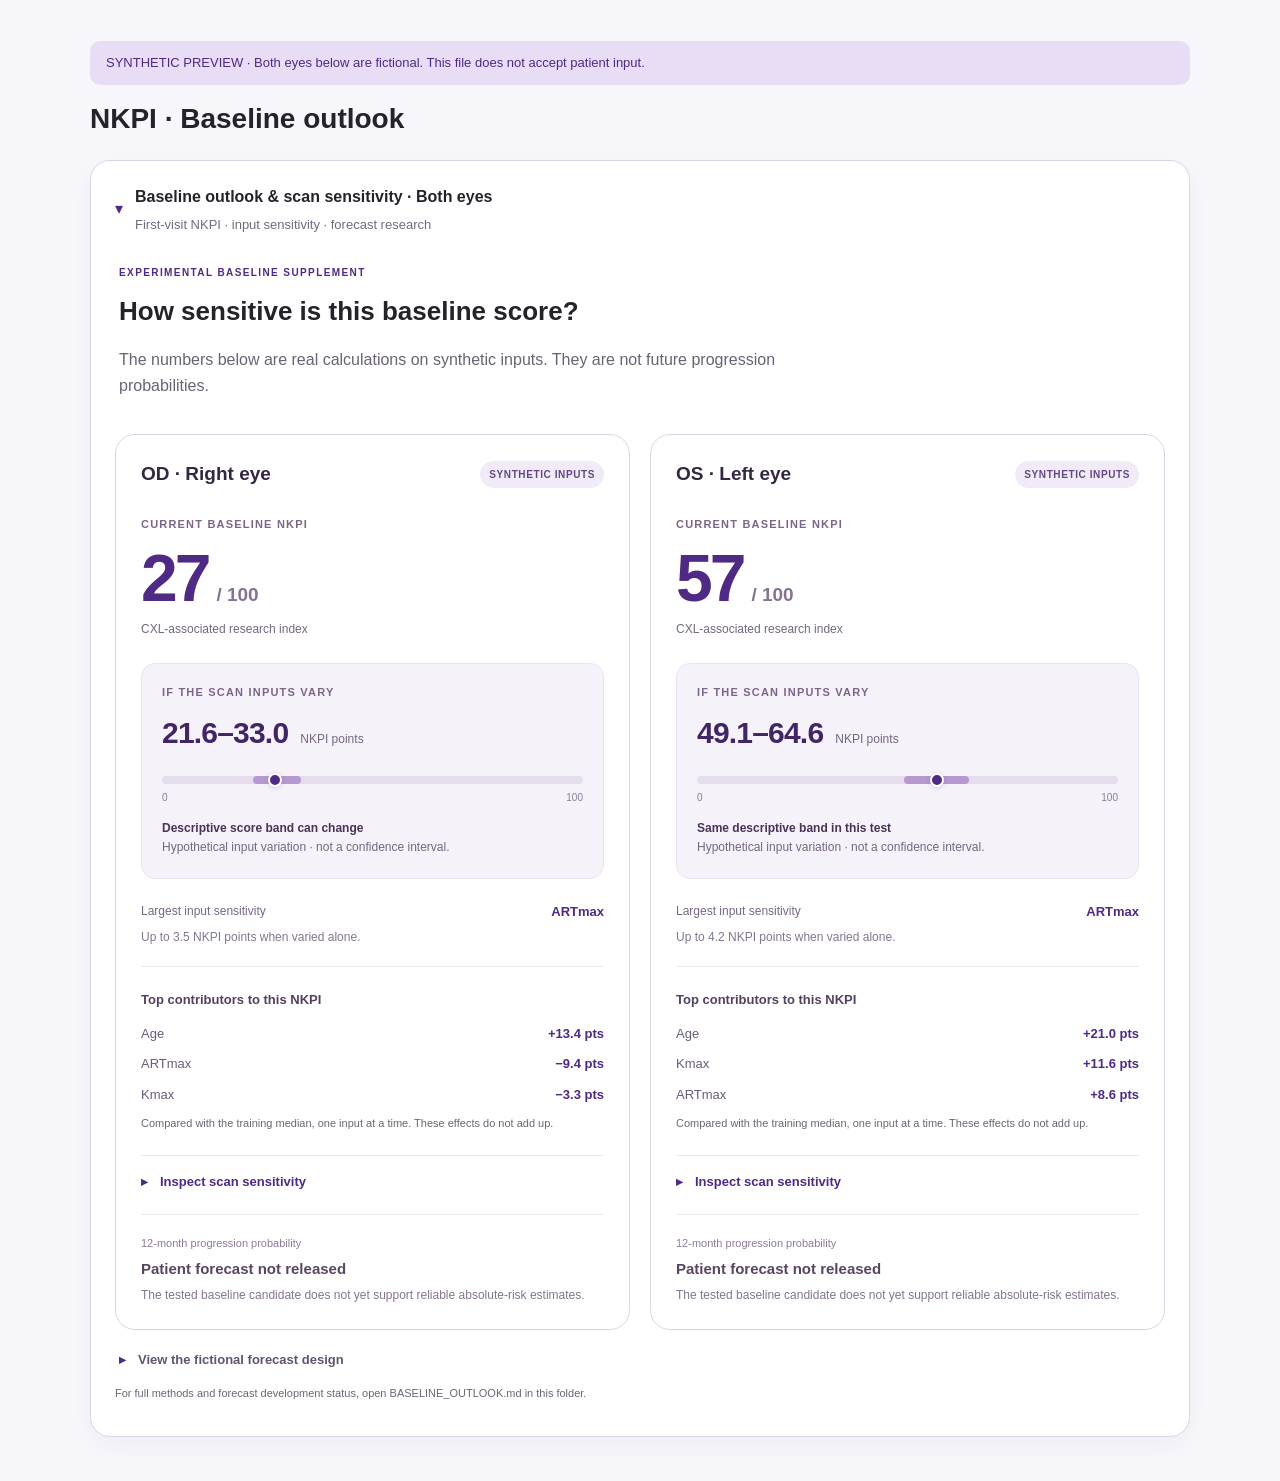
<file: docs/BASELINE_OUTLOOK_PREVIEW.html>
<!doctype html><html lang="en"><head><meta charset="utf-8"><meta name="viewport" content="width=device-width,initial-scale=1"><title>NKPI baseline outlook · Synthetic preview</title><link rel="stylesheet" href="../components/app.css"><style>body{padding:28px 18px}main{max-width:1100px;margin:auto}.preview-label{background:#e9ddf5;color:#4e2a84;padding:12px 16px;border-radius:10px;font-size:13px}.bl-drawer{padding:24px}</style></head><body><main><p class="preview-label">SYNTHETIC PREVIEW · Both eyes below are fictional. This file does not accept patient input.</p><h1>NKPI · Baseline outlook</h1><details class="card bl-drawer" open><summary><span><b>Baseline outlook &amp; scan sensitivity · Both eyes</b><small>First-visit NKPI · input sensitivity · forecast research</small></span></summary><div class="bl-intro"><span class="eyebrow">EXPERIMENTAL BASELINE SUPPLEMENT</span><h2>How sensitive is this baseline score?</h2><p>The numbers below are real calculations on synthetic inputs. They are not future progression probabilities.</p></div><div id="cards" class="eye-grid"></div><details class="bl-research"><summary>View the fictional forecast design</summary><div id="fiction"></div></details><p class="micro">For full methods and forecast development status, open BASELINE_OUTLOOK.md in this folder.</p></details></main><script src="../components/schema.js"></script><script src="../components/baseline_outlook.js"></script><script>const result={"eyes":{"OD":{"eye":"OD","status":"ready","case":{"eye":"OD","mode":"baseline","age":24.0,"first":{"A":7.2,"B":5.8,"C":500.0,"Kmax":47.2,"BAD_D":2.4,"ARTmax":310.0},"latest":null,"interval_days":null,"scan_quality":{"first":"ok"},"verified":true,"treatment":"untreated","context":{"lenses":false,"rubbing":false,"vision":false},"demo":true,"landmarks":null,"history":[]},"prediction":{"nkpi":26.918992060597574,"effects":[{"feature":"age","key":"age","label":"Age at first scan","value":24.0,"reference":35.70778318514412,"effect":13.420191647036757,"log_odds_term":1.2575545429686488},{"feature":"baseline_ARTmax","key":"ARTmax","label":"First scan ARTmax","value":310.0,"reference":196.0,"effect":-9.428916401331179,"log_odds_term":-0.3525262444581141},{"feature":"baseline_Kmax","key":"Kmax","label":"First scan Kmax","value":47.2,"reference":51.0,"effect":-3.266153451429332,"log_odds_term":-0.225425361207719},{"feature":"baseline_BAD_D","key":"BAD_D","label":"First scan BAD-D","value":2.4,"reference":5.87,"effect":1.8059437978469646,"log_odds_term":0.11480191206005864},{"feature":"baseline_C","key":"C","label":"First scan Thinnest cornea","value":500.0,"reference":482.0,"effect":-1.07940463506036,"log_odds_term":-0.05373519233338575},{"feature":"baseline_B","key":"B","label":"First scan PRC","value":5.8,"reference":5.36,"effect":0.9149908098932151,"log_odds_term":0.05057118752593071},{"feature":"baseline_A","key":"A","label":"First scan ARC","value":7.2,"reference":7.08,"effect":-0.07652953321799671,"log_odds_term":-0.0065143515507504225}],"outside_range":[]},"errors":[],"holds":[],"warnings":[],"measurements":[{"key":"A","label":"A \u00b7 ARC","name":"Anterior radius","unit":"mm","decimals":2,"low":2.5,"high":12.5,"first":7.2,"latest":null,"change":null},{"key":"B","label":"B \u00b7 PRC","name":"Posterior radius","unit":"mm","decimals":2,"low":2.5,"high":12.5,"first":5.8,"latest":null,"change":null},{"key":"C","label":"C \u00b7 Thinnest","name":"Minimum pachymetry","unit":"\u00b5m","decimals":0,"low":200,"high":800,"first":500.0,"latest":null,"change":null},{"key":"Kmax","label":"Kmax","name":"Maximum keratometry","unit":"D","decimals":1,"low":20,"high":100,"first":47.2,"latest":null,"change":null},{"key":"BAD_D","label":"BAD-D","name":"Belin\u2013Ambr\u00f3sio deviation","unit":"","decimals":2,"low":-5,"high":60,"first":2.4,"latest":null,"change":null},{"key":"ARTmax","label":"ARTmax","name":"Relational thickness","unit":"","decimals":1,"low":1,"high":1000,"first":310.0,"latest":null,"change":null}],"model":{"file":"release_model_baseline.json","sha256":"1d300a50bbc7238b4dae0e29da31f40fa06cac040ad58ccf5cad4ebcc79e37f8","name":"Calibrated regularized logistic regression","release_id":"kcn-research-vnext-20260911-baseline","endpoint":"Source-recorded CXL-like treatment status","n_eyes":301,"n_patients":166,"n_cxl":64,"auc":0.7500791139240506,"auc95":[0.6820935202872926,0.8103057293629369]},"audit":[{"feature":"age","label":"Age at first scan","input_value":24.0,"model_value":24.0,"match":true},{"feature":"baseline_A","label":"First scan ARC","input_value":7.2,"model_value":7.2,"match":true},{"feature":"baseline_B","label":"First scan PRC","input_value":5.8,"model_value":5.8,"match":true},{"feature":"baseline_C","label":"First scan Thinnest cornea","input_value":500.0,"model_value":500.0,"match":true},{"feature":"baseline_BAD_D","label":"First scan BAD-D","input_value":2.4,"model_value":2.4,"match":true},{"feature":"baseline_ARTmax","label":"First scan ARTmax","input_value":310.0,"model_value":310.0,"match":true},{"feature":"baseline_Kmax","label":"First scan Kmax","input_value":47.2,"model_value":47.2,"match":true}],"impact_audit":{"method":"one_feature_to_stored_training_median","unit":"NKPI points on the displayed 0\u2013100 scale","additive":false,"causal":false,"cohort":{"eyes":301,"patients":166,"events":64,"controls":237},"rows":[{"feature":"age","label":"Age at first scan","key":"age","source":"age","direction":1,"unit":"years","value":24.0,"reference":35.70778318514412,"difference_from_median":-11.707783185144123,"effect_points":13.420191647036757,"nkpi_at_median":13.498800413560817,"outside_training_range":false,"rank":1},{"feature":"baseline_ARTmax","label":"First scan ARTmax","key":"ARTmax","source":"first","direction":1,"unit":"","value":310.0,"reference":196.0,"difference_from_median":114.0,"effect_points":-9.428916401331179,"nkpi_at_median":36.34790846192875,"outside_training_range":false,"rank":2},{"feature":"baseline_Kmax","label":"First scan Kmax","key":"Kmax","source":"first","direction":1,"unit":"D","value":47.2,"reference":51.0,"difference_from_median":-3.799999999999997,"effect_points":-3.266153451429332,"nkpi_at_median":30.185145512026907,"outside_training_range":false,"rank":3},{"feature":"baseline_BAD_D","label":"First scan BAD-D","key":"BAD_D","source":"first","direction":1,"unit":"","value":2.4,"reference":5.87,"difference_from_median":-3.47,"effect_points":1.8059437978469646,"nkpi_at_median":25.11304826275061,"outside_training_range":false,"rank":4},{"feature":"baseline_C","label":"First scan Thinnest cornea","key":"C","source":"first","direction":1,"unit":"\u00b5m","value":500.0,"reference":482.0,"difference_from_median":18.0,"effect_points":-1.07940463506036,"nkpi_at_median":27.998396695657934,"outside_training_range":false,"rank":5},{"feature":"baseline_B","label":"First scan PRC","key":"B","source":"first","direction":1,"unit":"mm","value":5.8,"reference":5.36,"difference_from_median":0.4399999999999995,"effect_points":0.9149908098932151,"nkpi_at_median":26.00400125070436,"outside_training_range":false,"rank":6},{"feature":"baseline_A","label":"First scan ARC","key":"A","source":"first","direction":1,"unit":"mm","value":7.2,"reference":7.08,"difference_from_median":0.1200000000000001,"effect_points":-0.07652953321799671,"nkpi_at_median":26.99552159381557,"outside_training_range":false,"rank":7}]},"input_sha256":"cfce4c667e82439e2dc42534ecd1a0f3368edd32dc1fbdc31642adcf8b1ecf66","model_sha256":"1d300a50bbc7238b4dae0e29da31f40fa06cac040ad58ccf5cad4ebcc79e37f8","evidence":{"version":"1.0.0-observed-evidence","model_sha256":"998c8ad6323d84a0782be2163d91f8bcc8410fd259c686831ccba1a01fa071cc","input_sha256":"cfce4c667e82439e2dc42534ecd1a0f3368edd32dc1fbdc31642adcf8b1ecf66","eye":"OD","research_only":true,"status":"unavailable","reason":"A second visit is needed to assess observed change.","calibrated":false},"baseline_outlook":{"version":"1.0.0-baseline-sensitivity","eye":"OD","input_sha256":"cfce4c667e82439e2dc42534ecd1a0f3368edd32dc1fbdc31642adcf8b1ecf66","model_sha256":"1d300a50bbc7238b4dae0e29da31f40fa06cac040ad58ccf5cad4ebcc79e37f8","research_only":true,"calibrated":false,"status":"ready","reason":null,"forecast":{"status":"withheld_no_released_horizon_model","horizon_months":12,"probability":null},"current_nkpi":26.918992060597574,"score_low":21.584832357704748,"score_high":33.016333507658416,"rows":[{"key":"ARTmax","value":310.0,"reference_pair_limit":44.24,"input_low":265.76,"input_high":354.24,"clipped":false,"score_at_low":30.39431609603438,"score_at_high":23.705707061515362,"score_low":23.705707061515362,"score_high":30.39431609603438,"maximum_shift":3.475324035436806},{"key":"C","value":500.0,"reference_pair_limit":14.2,"input_low":485.8,"input_high":514.2,"clipped":false,"score_at_low":27.76833111838384,"score_at_high":26.086249382501293,"score_low":26.086249382501293,"score_high":27.76833111838384,"maximum_shift":0.849339057786267},{"key":"Kmax","value":47.2,"reference_pair_limit":0.926,"input_low":46.274,"input_high":48.126000000000005,"clipped":false,"score_at_low":26.15777370183561,"score_at_high":27.694054606054525,"score_low":26.15777370183561,"score_high":27.694054606054525,"maximum_shift":0.7750625454569509},{"key":"BAD_D","value":2.4,"reference_pair_limit":0.81,"input_low":1.5899999999999999,"input_high":3.21,"clipped":false,"score_at_low":27.352167156842192,"score_at_high":26.490175657675458,"score_low":26.490175657675458,"score_high":27.352167156842192,"maximum_shift":0.4331750962446179},{"key":"B","value":5.8,"reference_pair_limit":0.131,"input_low":5.669,"input_high":5.931,"clipped":false,"score_at_low":26.644459037163912,"score_at_high":27.195305073259398,"score_low":26.644459037163912,"score_high":27.195305073259398,"maximum_shift":0.2763130126618236},{"key":"A","value":7.2,"reference_pair_limit":0.106,"input_low":7.094,"input_high":7.306,"clipped":false,"score_at_low":26.986586086295922,"score_at_high":26.85150507580628,"score_low":26.85150507580628,"score_high":26.986586086295922,"maximum_shift":0.06759402569834805}],"largest_sensitivity":"ARTmax","age_fixed":24.0,"within_training_ranges":true,"outside_training_ranges":[],"top_contributors":[{"feature":"age","key":"age","label":"Age at first scan","value":24.0,"reference":35.70778318514412,"effect":13.420191647036757,"log_odds_term":1.2575545429686488},{"feature":"baseline_ARTmax","key":"ARTmax","label":"First scan ARTmax","value":310.0,"reference":196.0,"effect":-9.428916401331179,"log_odds_term":-0.3525262444581141},{"feature":"baseline_Kmax","key":"Kmax","label":"First scan Kmax","value":47.2,"reference":51.0,"effect":-3.266153451429332,"log_odds_term":-0.225425361207719}],"scan_quality":"ok","treatment":"untreated","clipped":false}},"OS":{"eye":"OS","status":"ready","case":{"eye":"OS","mode":"baseline","age":24.0,"first":{"A":6.1,"B":4.7,"C":423.0,"Kmax":62.1,"BAD_D":12.8,"ARTmax":106.0},"latest":null,"interval_days":null,"scan_quality":{"first":"ok"},"verified":true,"treatment":"untreated","context":{"lenses":false,"rubbing":false,"vision":false},"demo":true,"landmarks":null,"history":[]},"prediction":{"nkpi":57.022186275433405,"effects":[{"feature":"age","key":"age","label":"Age at first scan","value":24.0,"reference":35.70778318514412,"effect":21.038323054534636,"log_odds_term":1.2575545429686488},{"feature":"baseline_Kmax","key":"Kmax","label":"First scan Kmax","value":62.1,"reference":51.0,"effect":11.641770952675287,"log_odds_term":0.4028825143006396},{"feature":"baseline_ARTmax","key":"ARTmax","label":"First scan ARTmax","value":106.0,"reference":196.0,"effect":8.606185603134954,"log_odds_term":0.4320522809027427},{"feature":"baseline_BAD_D","key":"BAD_D","label":"First scan BAD-D","value":12.8,"reference":5.87,"effect":-4.520856950068051,"log_odds_term":-0.16649453785095028},{"feature":"baseline_C","key":"C","label":"First scan Thinnest cornea","value":423.0,"reference":482.0,"effect":4.396698866379033,"log_odds_term":0.17810035359194618},{"feature":"baseline_B","key":"B","label":"First scan PRC","value":4.7,"reference":5.36,"effect":-1.7193937240071975,"log_odds_term":-0.0669891592397481},{"feature":"baseline_A","key":"A","label":"First scan ARC","value":6.1,"reference":7.08,"effect":0.7795465875056848,"log_odds_term":0.029113362331863697}],"outside_range":[]},"errors":[],"holds":[],"warnings":[],"measurements":[{"key":"A","label":"A \u00b7 ARC","name":"Anterior radius","unit":"mm","decimals":2,"low":2.5,"high":12.5,"first":6.1,"latest":null,"change":null},{"key":"B","label":"B \u00b7 PRC","name":"Posterior radius","unit":"mm","decimals":2,"low":2.5,"high":12.5,"first":4.7,"latest":null,"change":null},{"key":"C","label":"C \u00b7 Thinnest","name":"Minimum pachymetry","unit":"\u00b5m","decimals":0,"low":200,"high":800,"first":423.0,"latest":null,"change":null},{"key":"Kmax","label":"Kmax","name":"Maximum keratometry","unit":"D","decimals":1,"low":20,"high":100,"first":62.1,"latest":null,"change":null},{"key":"BAD_D","label":"BAD-D","name":"Belin\u2013Ambr\u00f3sio deviation","unit":"","decimals":2,"low":-5,"high":60,"first":12.8,"latest":null,"change":null},{"key":"ARTmax","label":"ARTmax","name":"Relational thickness","unit":"","decimals":1,"low":1,"high":1000,"first":106.0,"latest":null,"change":null}],"model":{"file":"release_model_baseline.json","sha256":"1d300a50bbc7238b4dae0e29da31f40fa06cac040ad58ccf5cad4ebcc79e37f8","name":"Calibrated regularized logistic regression","release_id":"kcn-research-vnext-20260911-baseline","endpoint":"Source-recorded CXL-like treatment status","n_eyes":301,"n_patients":166,"n_cxl":64,"auc":0.7500791139240506,"auc95":[0.6820935202872926,0.8103057293629369]},"audit":[{"feature":"age","label":"Age at first scan","input_value":24.0,"model_value":24.0,"match":true},{"feature":"baseline_A","label":"First scan ARC","input_value":6.1,"model_value":6.1,"match":true},{"feature":"baseline_B","label":"First scan PRC","input_value":4.7,"model_value":4.7,"match":true},{"feature":"baseline_C","label":"First scan Thinnest cornea","input_value":423.0,"model_value":423.0,"match":true},{"feature":"baseline_BAD_D","label":"First scan BAD-D","input_value":12.8,"model_value":12.8,"match":true},{"feature":"baseline_ARTmax","label":"First scan ARTmax","input_value":106.0,"model_value":106.0,"match":true},{"feature":"baseline_Kmax","label":"First scan Kmax","input_value":62.1,"model_value":62.1,"match":true}],"impact_audit":{"method":"one_feature_to_stored_training_median","unit":"NKPI points on the displayed 0\u2013100 scale","additive":false,"causal":false,"cohort":{"eyes":301,"patients":166,"events":64,"controls":237},"rows":[{"feature":"age","label":"Age at first scan","key":"age","source":"age","direction":1,"unit":"years","value":24.0,"reference":35.70778318514412,"difference_from_median":-11.707783185144123,"effect_points":21.038323054534636,"nkpi_at_median":35.98386322089877,"outside_training_range":false,"rank":1},{"feature":"baseline_Kmax","label":"First scan Kmax","key":"Kmax","source":"first","direction":1,"unit":"D","value":62.1,"reference":51.0,"difference_from_median":11.100000000000001,"effect_points":11.641770952675287,"nkpi_at_median":45.38041532275812,"outside_training_range":false,"rank":2},{"feature":"baseline_ARTmax","label":"First scan ARTmax","key":"ARTmax","source":"first","direction":1,"unit":"","value":106.0,"reference":196.0,"difference_from_median":-90.0,"effect_points":8.606185603134954,"nkpi_at_median":48.41600067229845,"outside_training_range":false,"rank":3},{"feature":"baseline_BAD_D","label":"First scan BAD-D","key":"BAD_D","source":"first","direction":1,"unit":"","value":12.8,"reference":5.87,"difference_from_median":6.930000000000001,"effect_points":-4.520856950068051,"nkpi_at_median":61.54304322550146,"outside_training_range":false,"rank":4},{"feature":"baseline_C","label":"First scan Thinnest cornea","key":"C","source":"first","direction":1,"unit":"\u00b5m","value":423.0,"reference":482.0,"difference_from_median":-59.0,"effect_points":4.396698866379033,"nkpi_at_median":52.62548740905437,"outside_training_range":false,"rank":5},{"feature":"baseline_B","label":"First scan PRC","key":"B","source":"first","direction":1,"unit":"mm","value":4.7,"reference":5.36,"difference_from_median":-0.6600000000000001,"effect_points":-1.7193937240071975,"nkpi_at_median":58.7415799994406,"outside_training_range":false,"rank":6},{"feature":"baseline_A","label":"First scan ARC","key":"A","source":"first","direction":1,"unit":"mm","value":6.1,"reference":7.08,"difference_from_median":-0.9800000000000004,"effect_points":0.7795465875056848,"nkpi_at_median":56.24263968792772,"outside_training_range":false,"rank":7}]},"input_sha256":"b3d2eb5af9e120a1113b38390d95dbd70b3e911897e4d463394ababced403893","model_sha256":"1d300a50bbc7238b4dae0e29da31f40fa06cac040ad58ccf5cad4ebcc79e37f8","evidence":{"version":"1.0.0-observed-evidence","model_sha256":"998c8ad6323d84a0782be2163d91f8bcc8410fd259c686831ccba1a01fa071cc","input_sha256":"b3d2eb5af9e120a1113b38390d95dbd70b3e911897e4d463394ababced403893","eye":"OS","research_only":true,"status":"unavailable","reason":"A second visit is needed to assess observed change.","calibrated":false},"baseline_outlook":{"version":"1.0.0-baseline-sensitivity","eye":"OS","input_sha256":"b3d2eb5af9e120a1113b38390d95dbd70b3e911897e4d463394ababced403893","model_sha256":"1d300a50bbc7238b4dae0e29da31f40fa06cac040ad58ccf5cad4ebcc79e37f8","research_only":true,"calibrated":false,"status":"ready","reason":null,"forecast":{"status":"withheld_no_released_horizon_model","horizon_months":12,"probability":null},"current_nkpi":57.022186275433405,"score_low":49.05515106942948,"score_high":64.6413504800765,"rows":[{"key":"ARTmax","value":106.0,"reference_pair_limit":44.24,"input_low":61.76,"input_high":150.24,"clipped":false,"score_at_low":61.132904912028856,"score_at_high":52.812292446146216,"score_low":52.812292446146216,"score_high":61.132904912028856,"maximum_shift":4.209893829287189},{"key":"Kmax","value":62.1,"reference_pair_limit":1.62,"input_low":60.480000000000004,"input_high":63.72,"clipped":false,"score_at_low":55.34064273502432,"score_at_high":58.68768017490059,"score_low":55.34064273502432,"score_high":58.68768017490059,"maximum_shift":1.6815435404090877},{"key":"C","value":423.0,"reference_pair_limit":14.2,"input_low":408.8,"input_high":437.2,"clipped":false,"score_at_low":58.066661063817904,"score_at_high":55.971421968081295,"score_low":55.971421968081295,"score_high":58.066661063817904,"maximum_shift":1.050764307352111},{"key":"BAD_D","value":12.8,"reference_pair_limit":0.81,"input_low":11.99,"input_high":13.610000000000001,"clipped":false,"score_at_low":57.558253352836836,"score_at_high":56.48446727931805,"score_low":56.48446727931805,"score_high":57.558253352836836,"maximum_shift":0.537718996115359},{"key":"B","value":4.7,"reference_pair_limit":0.131,"input_low":4.569,"input_high":4.831,"clipped":false,"score_at_low":56.67874876231794,"score_at_high":57.36494917401228,"score_low":56.67874876231794,"score_high":57.36494917401228,"maximum_shift":0.3434375131154681},{"key":"A","value":6.1,"reference_pair_limit":0.106,"input_low":5.994,"input_high":6.2059999999999995,"clipped":false,"score_at_low":57.10630335830523,"score_at_high":56.93802862377955,"score_low":56.93802862377955,"score_high":57.10630335830523,"maximum_shift":0.0841576516538538}],"largest_sensitivity":"ARTmax","age_fixed":24.0,"within_training_ranges":true,"outside_training_ranges":[],"top_contributors":[{"feature":"age","key":"age","label":"Age at first scan","value":24.0,"reference":35.70778318514412,"effect":21.038323054534636,"log_odds_term":1.2575545429686488},{"feature":"baseline_Kmax","key":"Kmax","label":"First scan Kmax","value":62.1,"reference":51.0,"effect":11.641770952675287,"log_odds_term":0.4028825143006396},{"feature":"baseline_ARTmax","key":"ARTmax","label":"First scan ARTmax","value":106.0,"reference":196.0,"effect":8.606185603134954,"log_odds_term":0.4320522809027427}],"scan_quality":"ok","treatment":"untreated","clipped":false}}},"version":"3.1.0-interval-half","ui_version":"8.1.0-baseline-outlook"};document.getElementById('cards').innerHTML=Object.values(result.eyes).map(r=>NKPIBaseline.render({...r.baseline_outlook,demo:true})).join('');document.getElementById('fiction').innerHTML=NKPIBaseline.preview();</script></body></html>
</file>
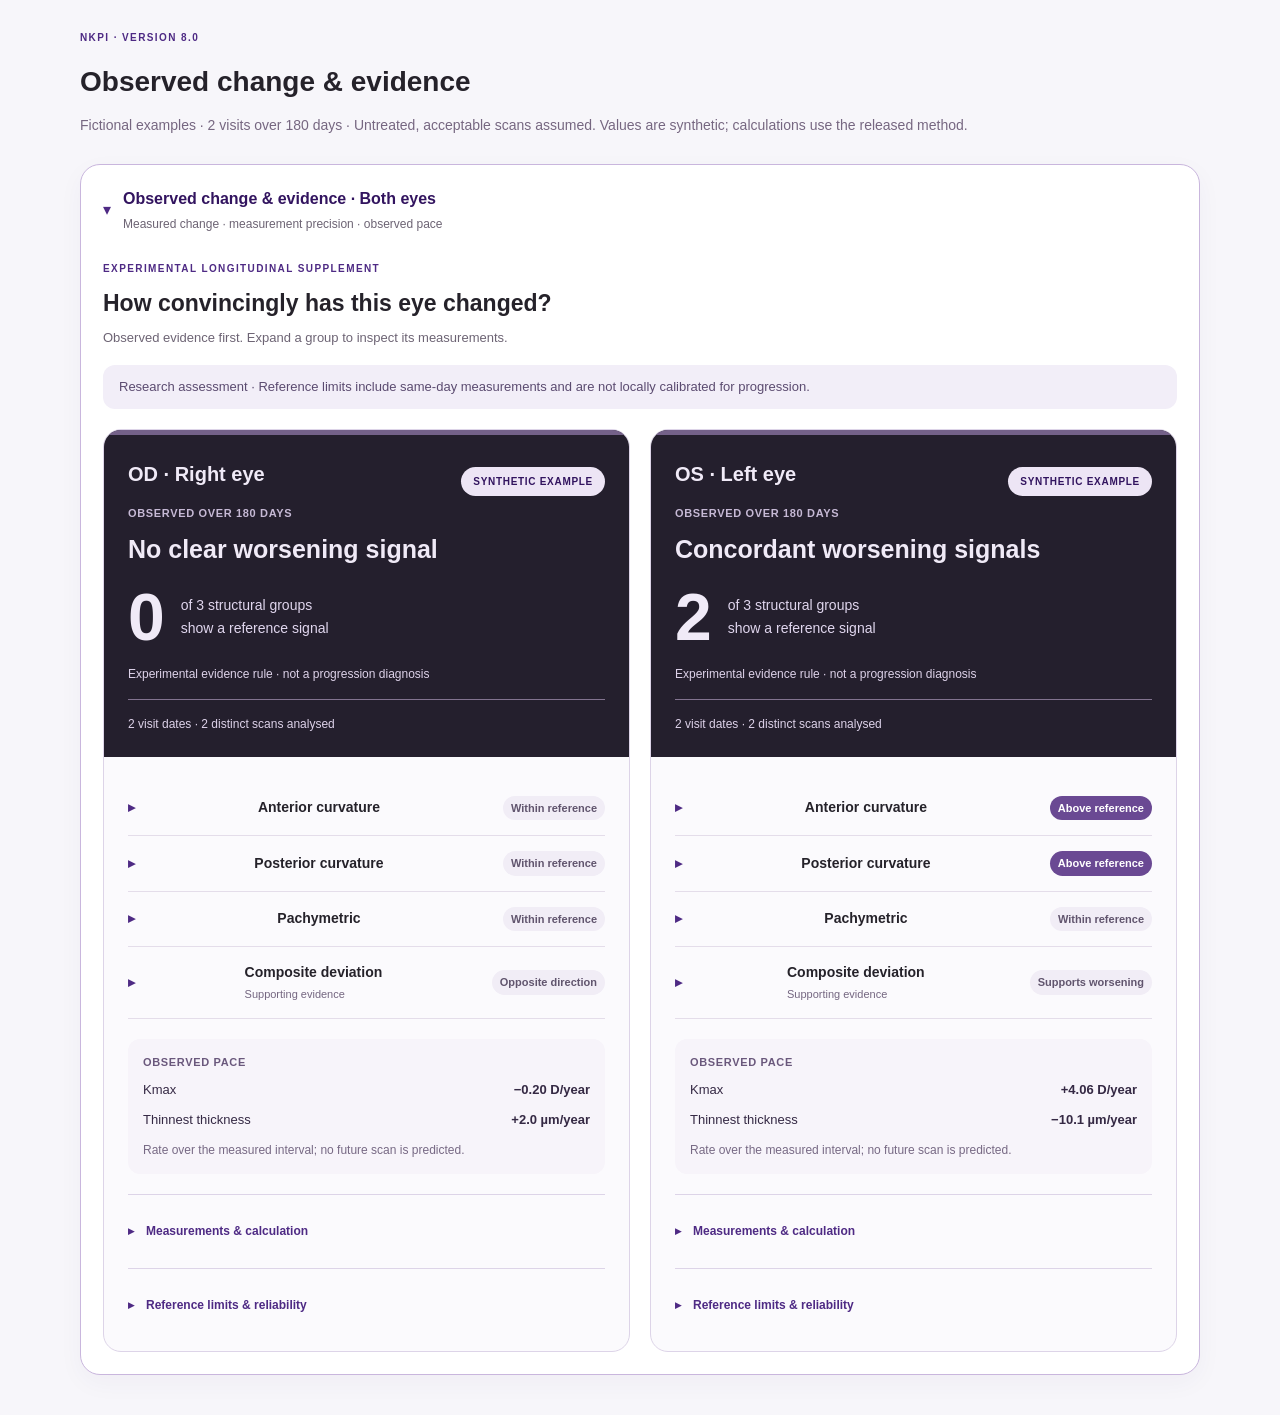
<file: docs/OBSERVED_EVIDENCE_PREVIEW.html>
<!doctype html><html lang="en"><head><meta charset="utf-8"><meta name="viewport" content="width=device-width,initial-scale=1"><title>NKPI 8.0 · Observed evidence preview</title><link rel="stylesheet" href="../components/app.css"><style>body{padding:24px 12px}main{max-width:1120px;margin:auto}.preview-note{color:#766781;font-size:14px;margin-bottom:24px}</style></head><body><main><span class="eyebrow">NKPI · VERSION 8.0</span><h1>Observed change &amp; evidence</h1><p class="preview-note">Fictional examples · 2 visits over 180 days · Untreated, acceptable scans assumed. Values are synthetic; calculations use the released method.</p><details class="card progression-drawer" open><summary><span><b>Observed change &amp; evidence · Both eyes</b><small>Measured change · measurement precision · observed pace</small></span></summary><div class="progression-intro"><span class="eyebrow">EXPERIMENTAL LONGITUDINAL SUPPLEMENT</span><h2>How convincingly has this eye changed?</h2><p>Observed evidence first. Expand a group to inspect its measurements.</p></div><div class="evidence-research-note">Research assessment · Reference limits include same-day measurements and are not locally calibrated for progression.</div><div id="cards" class="eye-grid"></div></details></main><script src="../components/schema.js"></script><script src="../components/progression_summary.js"></script><script>const data={"eyes":{"OD":{"eye":"OD","status":"ready","case":{"eye":"OD","mode":"longitudinal","age":24.0,"first":{"A":7.2,"B":5.8,"C":480.0,"Kmax":52.0,"BAD_D":4.0,"ARTmax":230.0},"latest":{"A":7.21,"B":5.81,"C":481.0,"Kmax":51.9,"BAD_D":3.9,"ARTmax":232.0},"interval_days":180,"scan_quality":{"first":"ok","latest":"ok"},"verified":true,"treatment":"untreated","context":{"lenses":false,"rubbing":false,"vision":false},"demo":true,"landmarks":null,"history":[]},"prediction":{"nkpi":35.537289871355455,"effects":[{"feature":"age","key":"age","label":"Age at first scan","value":24.0,"reference":34.95759666522927,"effect":13.56008711415025,"log_odds_term":1.0127505337786977},{"feature":"latest_ARTmax","key":"ARTmax","label":"Latest scan ARTmax","value":232.0,"reference":193.5,"effect":-4.855766325092752,"log_odds_term":-0.08535042960784243},{"feature":"interval_years","key":"interval_years","label":"Scan interval","value":0.49282326125793136,"reference":1.1745621059980698,"effect":3.0255683147298527,"log_odds_term":0.2706258714200433},{"feature":"latest_B","key":"B","label":"Latest scan PRC","value":5.81,"reference":5.385,"effect":2.2645349440605784,"log_odds_term":0.11434168392184121},{"feature":"latest_BAD_D","key":"BAD_D","label":"Latest scan BAD-D","value":3.9,"reference":5.75,"effect":1.2454250644216174,"log_odds_term":0.07828014668458579},{"feature":"raw_worsening_A","key":"A","label":"ARC change","value":-0.009999999999999787,"reference":0.019999999999999574,"effect":-1.1732888016190302,"log_odds_term":-0.0775706019091101},{"feature":"raw_worsening_Kmax","key":"Kmax","label":"Kmax change","value":-0.10000000000000142,"reference":0.10000000000000142,"effect":-0.5772734194130251,"log_odds_term":-0.05501007069951981},{"feature":"raw_worsening_ARTmax","key":"ARTmax","label":"ARTmax change","value":-2.0,"reference":5.0,"effect":-0.4550390603997343,"log_odds_term":-0.03284687707456679},{"feature":"latest_A","key":"A","label":"Latest scan ARC","value":7.21,"reference":7.0649999999999995,"effect":-0.4001187894453224,"log_odds_term":-0.027608231539968404},{"feature":"latest_Kmax","key":"Kmax","label":"Latest scan Kmax","value":51.9,"reference":51.3,"effect":0.35377979920881586,"log_odds_term":-0.017457261635071265},{"feature":"raw_worsening_B","key":"B","label":"PRC change","value":-0.009999999999999787,"reference":0.010000000000000675,"effect":0.32996303919195924,"log_odds_term":0.03401898002942279},{"feature":"latest_C","key":"C","label":"Latest scan Thinnest cornea","value":481.0,"reference":483.5,"effect":0.20515500532331288,"log_odds_term":0.005626723185125314},{"feature":"raw_worsening_BAD_D","key":"BAD_D","label":"BAD-D change","value":-0.10000000000000009,"reference":0.08000000000000007,"effect":-0.05581994496650111,"log_odds_term":-0.004227032199500512},{"feature":"raw_worsening_C","key":"C","label":"Thinnest cornea change","value":-1.0,"reference":-1.0,"effect":0.0,"log_odds_term":0.001552373083260213}],"outside_range":[]},"errors":[],"holds":[],"warnings":["This two-visit research model uses 50% of the original scan-interval coefficient. This amendment has not been recalibrated or clinically revalidated."],"measurements":[{"key":"A","label":"A \u00b7 ARC","name":"Anterior radius","unit":"mm","decimals":2,"low":2.5,"high":12.5,"first":7.2,"latest":7.21,"change":0.009999999999999787},{"key":"B","label":"B \u00b7 PRC","name":"Posterior radius","unit":"mm","decimals":2,"low":2.5,"high":12.5,"first":5.8,"latest":5.81,"change":0.009999999999999787},{"key":"C","label":"C \u00b7 Thinnest","name":"Minimum pachymetry","unit":"\u00b5m","decimals":0,"low":200,"high":800,"first":480.0,"latest":481.0,"change":1.0},{"key":"Kmax","label":"Kmax","name":"Maximum keratometry","unit":"D","decimals":1,"low":20,"high":100,"first":52.0,"latest":51.9,"change":-0.10000000000000142},{"key":"BAD_D","label":"BAD-D","name":"Belin\u2013Ambr\u00f3sio deviation","unit":"","decimals":2,"low":-5,"high":60,"first":4.0,"latest":3.9,"change":-0.10000000000000009},{"key":"ARTmax","label":"ARTmax","name":"Relational thickness","unit":"","decimals":1,"low":1,"high":1000,"first":230.0,"latest":232.0,"change":2.0}],"model":{"file":"release_model_longitudinal.json","sha256":"eed74a1a1c4ba2e05d1df1adc8dc9930d46f412b5cf5d400e18a8196868739c0","name":"Logistic research index \u2014 scan-interval coefficient \u00d7 0.5","release_id":"kcn-research-20260928-longitudinal-interval-half","endpoint":"Source-recorded CXL-like treatment status","n_eyes":262,"n_patients":148,"n_cxl":60,"auc":null,"auc95":null,"validation_status":"not_revalidated","interval_multiplier":0.5},"audit":[{"feature":"age","label":"Age at first scan","input_value":24.0,"model_value":24.0,"match":true},{"feature":"latest_A","label":"Latest scan ARC","input_value":7.21,"model_value":7.21,"match":true},{"feature":"latest_B","label":"Latest scan PRC","input_value":5.81,"model_value":5.81,"match":true},{"feature":"latest_C","label":"Latest scan Thinnest cornea","input_value":481.0,"model_value":481.0,"match":true},{"feature":"latest_BAD_D","label":"Latest scan BAD-D","input_value":3.9,"model_value":3.9,"match":true},{"feature":"latest_ARTmax","label":"Latest scan ARTmax","input_value":232.0,"model_value":232.0,"match":true},{"feature":"latest_Kmax","label":"Latest scan Kmax","input_value":51.9,"model_value":51.9,"match":true},{"feature":"raw_worsening_A","label":"ARC change","input_value":-0.009999999999999787,"model_value":-0.009999999999999787,"match":true},{"feature":"raw_worsening_B","label":"PRC change","input_value":-0.009999999999999787,"model_value":-0.009999999999999787,"match":true},{"feature":"raw_worsening_C","label":"Thinnest cornea change","input_value":-1.0,"model_value":-1.0,"match":true},{"feature":"raw_worsening_BAD_D","label":"BAD-D change","input_value":-0.10000000000000009,"model_value":-0.10000000000000009,"match":true},{"feature":"raw_worsening_ARTmax","label":"ARTmax change","input_value":-2.0,"model_value":-2.0,"match":true},{"feature":"raw_worsening_Kmax","label":"Kmax change","input_value":-0.10000000000000142,"model_value":-0.10000000000000142,"match":true},{"feature":"interval_years","label":"Scan interval","input_value":0.49282326125793136,"model_value":0.49282326125793136,"match":true}],"impact_audit":{"method":"one_feature_to_stored_training_median","unit":"NKPI points on the displayed 0\u2013100 scale","additive":false,"causal":false,"cohort":{"eyes":262,"patients":148,"events":60,"controls":202},"rows":[{"feature":"age","label":"Age at first scan","key":"age","source":"age","direction":1,"unit":"years","value":24.0,"reference":34.95759666522927,"difference_from_median":-10.957596665229268,"effect_points":13.56008711415025,"nkpi_at_median":21.977202757205205,"outside_training_range":false,"rank":1},{"feature":"latest_ARTmax","label":"Latest scan ARTmax","key":"ARTmax","source":"latest","direction":1,"unit":"","value":232.0,"reference":193.5,"difference_from_median":38.5,"effect_points":-4.855766325092752,"nkpi_at_median":40.39305619644821,"outside_training_range":false,"rank":2},{"feature":"interval_years","label":"Scan interval","key":"interval_years","source":"interval_years","direction":1,"unit":"years","value":0.49282326125793136,"reference":1.1745621059980698,"difference_from_median":-0.6817388447401385,"effect_points":3.0255683147298527,"nkpi_at_median":32.5117215566256,"outside_training_range":false,"rank":3},{"feature":"latest_B","label":"Latest scan PRC","key":"B","source":"latest","direction":1,"unit":"mm","value":5.81,"reference":5.385,"difference_from_median":0.4249999999999998,"effect_points":2.2645349440605784,"nkpi_at_median":33.272754927294876,"outside_training_range":false,"rank":4},{"feature":"latest_BAD_D","label":"Latest scan BAD-D","key":"BAD_D","source":"latest","direction":1,"unit":"","value":3.9,"reference":5.75,"difference_from_median":-1.85,"effect_points":1.2454250644216174,"nkpi_at_median":34.29186480693384,"outside_training_range":false,"rank":5},{"feature":"raw_worsening_A","label":"ARC change","key":"A","source":"change","direction":-1,"unit":"mm","value":-0.009999999999999787,"reference":0.019999999999999574,"difference_from_median":-0.02999999999999936,"effect_points":-1.1732888016190302,"nkpi_at_median":36.710578672974485,"outside_training_range":false,"rank":6},{"feature":"raw_worsening_Kmax","label":"Kmax change","key":"Kmax","source":"change","direction":1,"unit":"D","value":-0.10000000000000142,"reference":0.10000000000000142,"difference_from_median":-0.20000000000000284,"effect_points":-0.5772734194130251,"nkpi_at_median":36.11456329076848,"outside_training_range":false,"rank":7},{"feature":"raw_worsening_ARTmax","label":"ARTmax change","key":"ARTmax","source":"change","direction":-1,"unit":"","value":-2.0,"reference":5.0,"difference_from_median":-7.0,"effect_points":-0.4550390603997343,"nkpi_at_median":35.99232893175519,"outside_training_range":false,"rank":8},{"feature":"latest_A","label":"Latest scan ARC","key":"A","source":"latest","direction":1,"unit":"mm","value":7.21,"reference":7.0649999999999995,"difference_from_median":0.14500000000000046,"effect_points":-0.4001187894453224,"nkpi_at_median":35.93740866080078,"outside_training_range":false,"rank":9},{"feature":"latest_Kmax","label":"Latest scan Kmax","key":"Kmax","source":"latest","direction":1,"unit":"D","value":51.9,"reference":51.3,"difference_from_median":0.6000000000000014,"effect_points":0.35377979920881586,"nkpi_at_median":35.18351007214664,"outside_training_range":false,"rank":10},{"feature":"raw_worsening_B","label":"PRC change","key":"B","source":"change","direction":-1,"unit":"mm","value":-0.009999999999999787,"reference":0.010000000000000675,"difference_from_median":-0.020000000000000462,"effect_points":0.32996303919195924,"nkpi_at_median":35.207326832163496,"outside_training_range":false,"rank":11},{"feature":"latest_C","label":"Latest scan Thinnest cornea","key":"C","source":"latest","direction":1,"unit":"\u00b5m","value":481.0,"reference":483.5,"difference_from_median":-2.5,"effect_points":0.20515500532331288,"nkpi_at_median":35.33213486603214,"outside_training_range":false,"rank":12},{"feature":"raw_worsening_BAD_D","label":"BAD-D change","key":"BAD_D","source":"change","direction":1,"unit":"","value":-0.10000000000000009,"reference":0.08000000000000007,"difference_from_median":-0.18000000000000016,"effect_points":-0.05581994496650111,"nkpi_at_median":35.593109816321956,"outside_training_range":false,"rank":13},{"feature":"raw_worsening_C","label":"Thinnest cornea change","key":"C","source":"change","direction":-1,"unit":"\u00b5m","value":-1.0,"reference":-1.0,"difference_from_median":0.0,"effect_points":0.0,"nkpi_at_median":35.537289871355455,"outside_training_range":false,"rank":14}]},"input_sha256":"449520bd9173612f3a743df62552c32ffe68c7a32675d53084f4775e88ddb67f","model_sha256":"eed74a1a1c4ba2e05d1df1adc8dc9930d46f412b5cf5d400e18a8196868739c0","evidence":{"version":"1.0.0-observed-evidence","model_sha256":"998c8ad6323d84a0782be2163d91f8bcc8410fd259c686831ccba1a01fa071cc","input_sha256":"449520bd9173612f3a743df62552c32ffe68c7a32675d53084f4775e88ddb67f","eye":"OD","research_only":true,"status":"ready","reason":"","calibrated":false,"interval_days":180,"visits":2,"scans":2,"title":"No clear worsening signal","structural_count":0,"domains":[{"key":"anterior","name":"Anterior curvature","components":["A","Kmax"],"z":-0.1661370407150016,"adjusted_tail":1.0,"signal":false,"mixed":false,"stress_signal":false},{"key":"posterior","name":"Posterior curvature","components":["B"],"z":-0.14961832061067304,"adjusted_tail":1.0,"signal":false,"mixed":false,"stress_signal":false},{"key":"pachymetric","name":"Pachymetric","components":["C","ARTmax"],"z":-0.11331788197539212,"adjusted_tail":1.0,"signal":false,"mixed":false,"stress_signal":false}],"composite":{"z":-0.24197530864197644,"direction":"opposite","support":false},"rows":[{"key":"A","first":7.2,"latest":7.21,"change":0.009999999999999787,"annual_rate":0.020291250000003352,"annual_se":0.10973839285714286,"reference_pair_limit":0.106,"z":-0.18490566037738904,"cohort_annual_rate":0.02579821791442724,"cohort_annual_se":0.07488900280825045},{"key":"B","first":5.8,"latest":5.81,"change":0.009999999999999787,"annual_rate":0.020291249999998106,"annual_se":0.1356200892857143,"reference_pair_limit":0.131,"z":-0.14961832061067304,"cohort_annual_rate":0.02365422751952071,"cohort_annual_se":0.07378315504048463},{"key":"C","first":480.0,"latest":481.0,"change":1.0,"annual_rate":2.0291249999998597,"annual_se":14.70080357142857,"reference_pair_limit":14.2,"z":-0.13802816901407497,"cohort_annual_rate":1.2064642888298887,"cohort_annual_se":6.102902502062683},{"key":"Kmax","first":52.0,"latest":51.9,"change":-0.10000000000000142,"annual_rate":-0.20291249999997607,"annual_se":1.3769062500000002,"reference_pair_limit":1.33,"z":-0.14736842105261416,"cohort_annual_rate":-0.05397806069519697,"cohort_annual_se":1.2089201332113695},{"key":"BAD_D","first":4.0,"latest":3.9,"change":-0.10000000000000009,"annual_rate":-0.202912500000001,"annual_se":0.8385669642857144,"reference_pair_limit":0.81,"z":-0.24197530864197644,"cohort_annual_rate":-0.11090021647099192,"cohort_annual_se":0.47041664193128907},{"key":"ARTmax","first":230.0,"latest":232.0,"change":2.0,"annual_rate":4.05825000000002,"annual_se":45.800250000000005,"reference_pair_limit":44.24,"z":-0.08860759493670928,"cohort_annual_rate":2.7320676425474866,"cohort_annual_se":19.919197047962015}],"notes":["Precision references include same-day studies; this is not locally calibrated interday progression evidence.","Two dates estimate a rate but cannot establish a persistent trend."],"cohort_adjusted":true,"cohort":{"eyes":179,"patients":101},"reference_profile":"Published same-day precision; severity bands for Kmax; visit-scatter inflation; no repeat-count precision bonus","observations":[{"day":0,"values":{"A":7.2,"B":5.8,"C":480.0,"Kmax":52.0,"BAD_D":4.0,"ARTmax":230.0},"scans":1},{"day":180,"values":{"A":7.21,"B":5.81,"C":481.0,"Kmax":51.9,"BAD_D":3.9,"ARTmax":232.0},"scans":1}],"historical_rule_count":0}},"OS":{"eye":"OS","status":"ready","case":{"eye":"OS","mode":"longitudinal","age":24.0,"first":{"A":7.2,"B":5.8,"C":480.0,"Kmax":52.0,"BAD_D":4.0,"ARTmax":230.0},"latest":{"A":7.0,"B":5.6,"C":475.0,"Kmax":54.0,"BAD_D":5.0,"ARTmax":220.0},"interval_days":180,"scan_quality":{"first":"ok","latest":"ok"},"verified":true,"treatment":"untreated","context":{"lenses":false,"rubbing":false,"vision":false},"demo":true,"landmarks":null,"history":[]},"prediction":{"nkpi":50.019792342136995,"effects":[{"feature":"age","key":"age","label":"Age at first scan","value":24.0,"reference":34.95759666522927,"effect":16.18576565829907,"log_odds_term":1.0127505337786977},{"feature":"raw_worsening_A","key":"A","label":"ARC change","value":0.20000000000000018,"reference":0.019999999999999574,"effect":7.569494417495704,"log_odds_term":0.2783872393785678},{"feature":"raw_worsening_Kmax","key":"Kmax","label":"Kmax change","value":2.0,"reference":0.10000000000000142,"effect":5.935579040360857,"log_odds_term":0.208635755945739},{"feature":"latest_ARTmax","key":"ARTmax","label":"Latest scan ARTmax","value":220.0,"reference":193.5,"effect":-3.5454583495124155,"log_odds_term":-0.021021024475462186},{"feature":"raw_worsening_B","key":"B","label":"PRC change","value":0.20000000000000018,"reference":0.010000000000000675,"effect":-3.4226118627081803,"log_odds_term":-0.11753764193161767},{"feature":"interval_years","key":"interval_years","label":"Scan interval","value":0.49282326125793136,"reference":1.1745621059980698,"effect":3.366212052889445,"log_odds_term":0.2706258714200433},{"feature":"latest_Kmax","key":"Kmax","label":"Latest scan Kmax","value":54.0,"reference":51.3,"effect":1.7406154678750383,"log_odds_term":0.036716372609803316},{"feature":"latest_B","key":"B","label":"Latest scan PRC","value":5.6,"reference":5.385,"effect":1.2691263918536322,"log_odds_term":0.06474704892476041},{"feature":"latest_C","key":"C","label":"Latest scan Thinnest cornea","value":475.0,"reference":483.5,"effect":0.7621542344433365,"log_odds_term":0.027147912593926047},{"feature":"latest_BAD_D","key":"BAD_D","label":"Latest scan BAD-D","value":5.0,"reference":5.75,"effect":0.5554886669582828,"log_odds_term":0.045690275576608},{"feature":"raw_worsening_ARTmax","key":"ARTmax","label":"ARTmax change","value":10.0,"reference":5.0,"effect":0.3536959081997324,"log_odds_term":0.001108406735833782},{"feature":"raw_worsening_BAD_D","key":"BAD_D","label":"BAD-D change","value":1.0,"reference":0.08000000000000007,"effect":0.31123931827630713,"log_odds_term":0.010658484417020107},{"feature":"latest_A","key":"A","label":"Latest scan ARC","value":7.0,"reference":7.0649999999999995,"effect":0.19525184647704918,"log_odds_term":-0.0023755920162297673},{"feature":"raw_worsening_C","key":"C","label":"Thinnest cornea change","value":5.0,"reference":-1.0,"effect":-0.09160381397849449,"log_odds_term":-0.002111786806957587}],"outside_range":[]},"errors":[],"holds":[],"warnings":["This two-visit research model uses 50% of the original scan-interval coefficient. This amendment has not been recalibrated or clinically revalidated."],"measurements":[{"key":"A","label":"A \u00b7 ARC","name":"Anterior radius","unit":"mm","decimals":2,"low":2.5,"high":12.5,"first":7.2,"latest":7.0,"change":-0.20000000000000018},{"key":"B","label":"B \u00b7 PRC","name":"Posterior radius","unit":"mm","decimals":2,"low":2.5,"high":12.5,"first":5.8,"latest":5.6,"change":-0.20000000000000018},{"key":"C","label":"C \u00b7 Thinnest","name":"Minimum pachymetry","unit":"\u00b5m","decimals":0,"low":200,"high":800,"first":480.0,"latest":475.0,"change":-5.0},{"key":"Kmax","label":"Kmax","name":"Maximum keratometry","unit":"D","decimals":1,"low":20,"high":100,"first":52.0,"latest":54.0,"change":2.0},{"key":"BAD_D","label":"BAD-D","name":"Belin\u2013Ambr\u00f3sio deviation","unit":"","decimals":2,"low":-5,"high":60,"first":4.0,"latest":5.0,"change":1.0},{"key":"ARTmax","label":"ARTmax","name":"Relational thickness","unit":"","decimals":1,"low":1,"high":1000,"first":230.0,"latest":220.0,"change":-10.0}],"model":{"file":"release_model_longitudinal.json","sha256":"eed74a1a1c4ba2e05d1df1adc8dc9930d46f412b5cf5d400e18a8196868739c0","name":"Logistic research index \u2014 scan-interval coefficient \u00d7 0.5","release_id":"kcn-research-20260928-longitudinal-interval-half","endpoint":"Source-recorded CXL-like treatment status","n_eyes":262,"n_patients":148,"n_cxl":60,"auc":null,"auc95":null,"validation_status":"not_revalidated","interval_multiplier":0.5},"audit":[{"feature":"age","label":"Age at first scan","input_value":24.0,"model_value":24.0,"match":true},{"feature":"latest_A","label":"Latest scan ARC","input_value":7.0,"model_value":7.0,"match":true},{"feature":"latest_B","label":"Latest scan PRC","input_value":5.6,"model_value":5.6,"match":true},{"feature":"latest_C","label":"Latest scan Thinnest cornea","input_value":475.0,"model_value":475.0,"match":true},{"feature":"latest_BAD_D","label":"Latest scan BAD-D","input_value":5.0,"model_value":5.0,"match":true},{"feature":"latest_ARTmax","label":"Latest scan ARTmax","input_value":220.0,"model_value":220.0,"match":true},{"feature":"latest_Kmax","label":"Latest scan Kmax","input_value":54.0,"model_value":54.0,"match":true},{"feature":"raw_worsening_A","label":"ARC change","input_value":0.20000000000000018,"model_value":0.20000000000000018,"match":true},{"feature":"raw_worsening_B","label":"PRC change","input_value":0.20000000000000018,"model_value":0.20000000000000018,"match":true},{"feature":"raw_worsening_C","label":"Thinnest cornea change","input_value":5.0,"model_value":5.0,"match":true},{"feature":"raw_worsening_BAD_D","label":"BAD-D change","input_value":1.0,"model_value":1.0,"match":true},{"feature":"raw_worsening_ARTmax","label":"ARTmax change","input_value":10.0,"model_value":10.0,"match":true},{"feature":"raw_worsening_Kmax","label":"Kmax change","input_value":2.0,"model_value":2.0,"match":true},{"feature":"interval_years","label":"Scan interval","input_value":0.49282326125793136,"model_value":0.49282326125793136,"match":true}],"impact_audit":{"method":"one_feature_to_stored_training_median","unit":"NKPI points on the displayed 0\u2013100 scale","additive":false,"causal":false,"cohort":{"eyes":262,"patients":148,"events":60,"controls":202},"rows":[{"feature":"age","label":"Age at first scan","key":"age","source":"age","direction":1,"unit":"years","value":24.0,"reference":34.95759666522927,"difference_from_median":-10.957596665229268,"effect_points":16.18576565829907,"nkpi_at_median":33.834026683837926,"outside_training_range":false,"rank":1},{"feature":"raw_worsening_A","label":"ARC change","key":"A","source":"change","direction":-1,"unit":"mm","value":0.20000000000000018,"reference":0.019999999999999574,"difference_from_median":0.1800000000000006,"effect_points":7.569494417495704,"nkpi_at_median":42.45029792464129,"outside_training_range":false,"rank":2},{"feature":"raw_worsening_Kmax","label":"Kmax change","key":"Kmax","source":"change","direction":1,"unit":"D","value":2.0,"reference":0.10000000000000142,"difference_from_median":1.8999999999999986,"effect_points":5.935579040360857,"nkpi_at_median":44.08421330177614,"outside_training_range":false,"rank":3},{"feature":"latest_ARTmax","label":"Latest scan ARTmax","key":"ARTmax","source":"latest","direction":1,"unit":"","value":220.0,"reference":193.5,"difference_from_median":26.5,"effect_points":-3.5454583495124155,"nkpi_at_median":53.56525069164941,"outside_training_range":false,"rank":4},{"feature":"raw_worsening_B","label":"PRC change","key":"B","source":"change","direction":-1,"unit":"mm","value":0.20000000000000018,"reference":0.010000000000000675,"difference_from_median":0.1899999999999995,"effect_points":-3.4226118627081803,"nkpi_at_median":53.442404204845175,"outside_training_range":false,"rank":5},{"feature":"interval_years","label":"Scan interval","key":"interval_years","source":"interval_years","direction":1,"unit":"years","value":0.49282326125793136,"reference":1.1745621059980698,"difference_from_median":-0.6817388447401385,"effect_points":3.366212052889445,"nkpi_at_median":46.65358028924755,"outside_training_range":false,"rank":6},{"feature":"latest_Kmax","label":"Latest scan Kmax","key":"Kmax","source":"latest","direction":1,"unit":"D","value":54.0,"reference":51.3,"difference_from_median":2.700000000000003,"effect_points":1.7406154678750383,"nkpi_at_median":48.27917687426196,"outside_training_range":false,"rank":7},{"feature":"latest_B","label":"Latest scan PRC","key":"B","source":"latest","direction":1,"unit":"mm","value":5.6,"reference":5.385,"difference_from_median":0.21499999999999986,"effect_points":1.2691263918536322,"nkpi_at_median":48.75066595028336,"outside_training_range":false,"rank":8},{"feature":"latest_C","label":"Latest scan Thinnest cornea","key":"C","source":"latest","direction":1,"unit":"\u00b5m","value":475.0,"reference":483.5,"difference_from_median":-8.5,"effect_points":0.7621542344433365,"nkpi_at_median":49.25763810769366,"outside_training_range":false,"rank":9},{"feature":"latest_BAD_D","label":"Latest scan BAD-D","key":"BAD_D","source":"latest","direction":1,"unit":"","value":5.0,"reference":5.75,"difference_from_median":-0.75,"effect_points":0.5554886669582828,"nkpi_at_median":49.46430367517871,"outside_training_range":false,"rank":10},{"feature":"raw_worsening_ARTmax","label":"ARTmax change","key":"ARTmax","source":"change","direction":-1,"unit":"","value":10.0,"reference":5.0,"difference_from_median":5.0,"effect_points":0.3536959081997324,"nkpi_at_median":49.66609643393726,"outside_training_range":false,"rank":11},{"feature":"raw_worsening_BAD_D","label":"BAD-D change","key":"BAD_D","source":"change","direction":1,"unit":"","value":1.0,"reference":0.08000000000000007,"difference_from_median":0.9199999999999999,"effect_points":0.31123931827630713,"nkpi_at_median":49.70855302386069,"outside_training_range":false,"rank":12},{"feature":"latest_A","label":"Latest scan ARC","key":"A","source":"latest","direction":1,"unit":"mm","value":7.0,"reference":7.0649999999999995,"difference_from_median":-0.0649999999999995,"effect_points":0.19525184647704918,"nkpi_at_median":49.824540495659946,"outside_training_range":false,"rank":13},{"feature":"raw_worsening_C","label":"Thinnest cornea change","key":"C","source":"change","direction":-1,"unit":"\u00b5m","value":5.0,"reference":-1.0,"difference_from_median":6.0,"effect_points":-0.09160381397849449,"nkpi_at_median":50.11139615611549,"outside_training_range":false,"rank":14}]},"input_sha256":"216e56064b35237f86f433ceb1b3451f1d4c7148179fe9b8230526eacfd6c669","model_sha256":"eed74a1a1c4ba2e05d1df1adc8dc9930d46f412b5cf5d400e18a8196868739c0","evidence":{"version":"1.0.0-observed-evidence","model_sha256":"998c8ad6323d84a0782be2163d91f8bcc8410fd259c686831ccba1a01fa071cc","input_sha256":"216e56064b35237f86f433ceb1b3451f1d4c7148179fe9b8230526eacfd6c669","eye":"OS","research_only":true,"status":"ready","reason":"","calibrated":false,"interval_days":180,"visits":2,"scans":2,"title":"Concordant worsening signals","structural_count":2,"domains":[{"key":"anterior","name":"Anterior curvature","components":["A","Kmax"],"z":3.1714955747295575,"adjusted_tail":0.0022748426803763985,"signal":true,"mixed":false,"stress_signal":false},{"key":"posterior","name":"Posterior curvature","components":["B"],"z":2.992366412213754,"adjusted_tail":0.0027682379042524687,"signal":true,"mixed":false,"stress_signal":false},{"key":"pachymetric","name":"Pachymetric","components":["C","ARTmax"],"z":0.5665894098769855,"adjusted_tail":0.28549658581258636,"signal":false,"mixed":false,"stress_signal":false}],"composite":{"z":2.4197530864197514,"direction":"worsening","support":true},"rows":[{"key":"A","first":7.2,"latest":7.0,"change":-0.20000000000000018,"annual_rate":-0.4058249999999986,"annual_se":0.10973839285714286,"reference_pair_limit":0.106,"z":3.698113207547157,"cohort_annual_rate":-0.37227173971112404,"cohort_annual_se":0.07499718824597822},{"key":"B","first":5.8,"latest":5.6,"change":-0.20000000000000018,"annual_rate":-0.4058250000000019,"annual_se":0.1356200892857143,"reference_pair_limit":0.131,"z":2.992366412213754,"cohort_annual_rate":-0.3632462700782526,"cohort_annual_se":0.07383734360270783},{"key":"C","first":480.0,"latest":475.0,"change":-5.0,"annual_rate":-10.145625000000067,"annual_se":14.70080357142857,"reference_pair_limit":14.2,"z":0.6901408450704271,"cohort_annual_rate":-15.129598150973967,"cohort_annual_se":6.104217287158895},{"key":"Kmax","first":52.0,"latest":54.0,"change":2.0,"annual_rate":4.058249999999981,"annual_se":1.5343808255538287,"reference_pair_limit":1.62,"z":2.6448779419119575,"cohort_annual_rate":3.4521153501980812,"cohort_annual_se":1.3113444458649393},{"key":"BAD_D","first":4.0,"latest":5.0,"change":1.0,"annual_rate":2.0291249999999987,"annual_se":0.8385669642857144,"reference_pair_limit":0.81,"z":2.4197530864197514,"cohort_annual_rate":2.201584513378165,"cohort_annual_se":0.47134874750602074},{"key":"ARTmax","first":230.0,"latest":220.0,"change":-10.0,"annual_rate":-20.291249999999984,"annual_se":45.800250000000005,"reference_pair_limit":44.24,"z":0.4430379746835439,"cohort_annual_rate":-37.93815089059923,"cohort_annual_se":19.948558080787155}],"notes":["Precision references include same-day studies; this is not locally calibrated interday progression evidence.","Two dates estimate a rate but cannot establish a persistent trend.","At least one signal is sensitive to doubling the reference measurement error."],"cohort_adjusted":true,"cohort":{"eyes":179,"patients":101},"reference_profile":"Published same-day precision; severity bands for Kmax; visit-scatter inflation; no repeat-count precision bonus","observations":[{"day":0,"values":{"A":7.2,"B":5.8,"C":480.0,"Kmax":52.0,"BAD_D":4.0,"ARTmax":230.0},"scans":1},{"day":180,"values":{"A":7.0,"B":5.6,"C":475.0,"Kmax":54.0,"BAD_D":5.0,"ARTmax":220.0},"scans":1}],"historical_rule_count":3}}},"version":"3.1.0-interval-half","ui_version":"8.0.0-observed-evidence"};const config={"version": "1.0.0-observed-evidence", "sha256": "998c8ad6323d84a0782be2163d91f8bcc8410fd259c686831ccba1a01fa071cc", "research_only": true, "cohort": {"eyes": 179, "patients": 101}, "method": "External-reference observed evidence and joint empirical-Bayes trends", "calibrated": false};document.getElementById('cards').innerHTML=Object.values(data.eyes).map(r=>NKPIProgression.render(NKPIProgression.summarize({...r.case,enabled:true},r,false,config))).join('');</script></body></html>
</file>
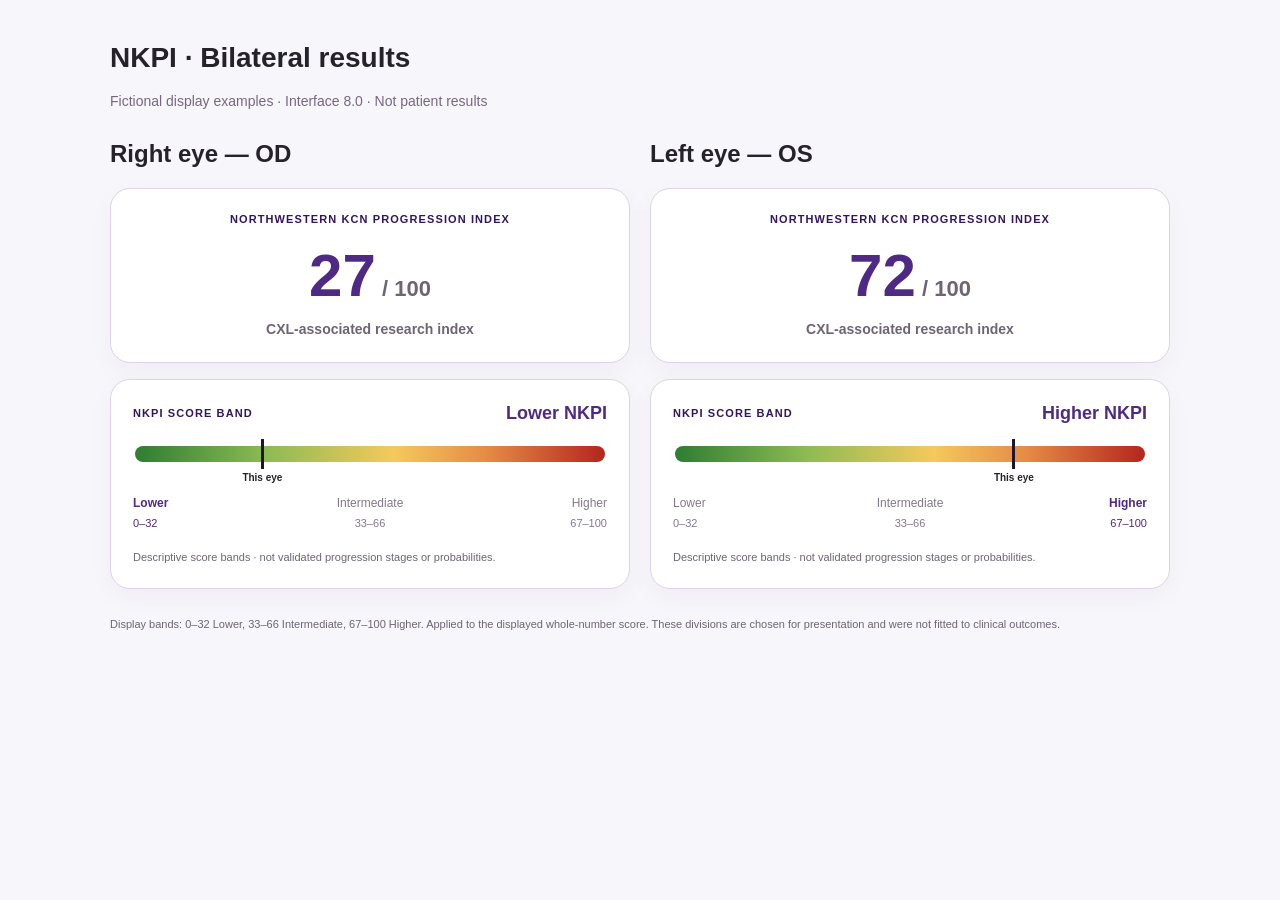
<file: docs/SCORE_BAND_PREVIEW.html>
<!doctype html><html lang="en"><head><meta charset="utf-8"><meta name="viewport" content="width=device-width,initial-scale=1"><title>NKPI 8.0 · Score-band preview</title><link rel="stylesheet" href="../components/app.css"><style>body{padding:24px 12px}main{max-width:1060px;margin:auto}.preview-note{color:#766781;font-size:14px;margin-bottom:24px}</style></head><body><main><h1>NKPI · Bilateral results</h1><p class="preview-note">Fictional display examples · Interface 8.0 · Not patient results</p><div class="eye-grid"><section><h2>Right eye — OD</h2><div class="clinical-card score-card"><div class="score-label">Northwestern KCN Progression Index</div><div class="score-number">27<span> / 100</span></div><div class="score-sub">CXL-associated research index</div></div><div class="clinical-card score-band-card" data-score-band="lower"><div class="score-band-heading"><span class="score-label">NKPI score band</span><strong>Lower NKPI</strong></div><div class="gauge" role="img" aria-label="NKPI 27 of 100, Lower NKPI, descriptive score band"><div class="marker" style="left:27%"></div></div><div class="score-band-legend"><span class="active"><b>Lower</b><small>0–32</small></span><span><b>Intermediate</b><small>33–66</small></span><span><b>Higher</b><small>67–100</small></span></div><p class="micro score-band-note">Descriptive score bands · not validated progression stages or probabilities.</p></div></section><section><h2>Left eye — OS</h2><div class="clinical-card score-card"><div class="score-label">Northwestern KCN Progression Index</div><div class="score-number">72<span> / 100</span></div><div class="score-sub">CXL-associated research index</div></div><div class="clinical-card score-band-card" data-score-band="higher"><div class="score-band-heading"><span class="score-label">NKPI score band</span><strong>Higher NKPI</strong></div><div class="gauge" role="img" aria-label="NKPI 72 of 100, Higher NKPI, descriptive score band"><div class="marker" style="left:72%"></div></div><div class="score-band-legend"><span><b>Lower</b><small>0–32</small></span><span><b>Intermediate</b><small>33–66</small></span><span class="active"><b>Higher</b><small>67–100</small></span></div><p class="micro score-band-note">Descriptive score bands · not validated progression stages or probabilities.</p></div></section></div><p class="micro">Display bands: 0–32 Lower, 33–66 Intermediate, 67–100 Higher. Applied to the displayed whole-number score. These divisions are chosen for presentation and were not fitted to clinical outcomes.</p></main></body></html>
</file>
<file: components/app.css>
:root{color-scheme:light;--purple:#4E2A84;--dark:#32145F;--light:#EDE5F5;--bg:#F7F6FA;--text:#25222A;--muted:#6D6474;--border:#DDD4E8}*{box-sizing:border-box}html,body{margin:0;height:auto;min-height:0;background:var(--bg);color:var(--text);font-family:-apple-system,BlinkMacSystemFont,"Segoe UI",Arial,sans-serif;line-height:1.5}#app{max-width:1080px;margin:0 auto;padding:4px 16px 18px}h1{font-size:28px;line-height:1.25;margin:16px 0}h2{font-size:24px;margin:0 0 16px}h3{font-size:18px;margin:0 0 12px}.utility{display:flex;align-items:center;justify-content:space-between;gap:12px;margin:6px 0 16px;font-size:12px;color:var(--muted)}.utility div,.actions{display:flex;flex-wrap:wrap;gap:8px}button{border:1px solid var(--border);border-radius:999px;background:#fff;color:var(--dark);font:inherit;font-size:13px;font-weight:650;padding:10px 17px;cursor:pointer;min-height:42px}button:hover{background:var(--light);border-color:var(--purple)}button.primary{color:#fff;background:var(--purple);border-color:var(--purple)}button:disabled{opacity:.45;cursor:not-allowed}button:focus-visible,input:focus-visible,select:focus-visible,summary:focus-visible{outline:3px solid #9A7BC6;outline-offset:2px}iframe{display:block;width:100%;border:0;background:var(--bg)}#extractor-frame{min-height:870px}#cornea-frame{height:700px}.card,.clinical-card{background:#fff;border:1px solid var(--border);border-radius:20px;padding:22px;margin:16px 0;box-shadow:0 8px 26px rgba(50,20,95,.04)}summary{cursor:pointer;display:flex;align-items:center;gap:12px;list-style:none}summary:before{content:"▸";color:var(--purple)}details[open]>summary:before{content:"▾"}summary small{display:block;font-size:13px;color:var(--muted);font-weight:400;margin-top:3px}.eye-grid{display:grid;grid-template-columns:1fr 1fr;gap:20px;align-items:start}.eye-editor{border:1px solid var(--border);border-radius:16px;padding:18px;min-width:0}.editor-title{display:flex;align-items:center;justify-content:space-between;gap:10px;margin-bottom:16px;font-size:17px;font-weight:700}.editor-title select{max-width:135px}.field{display:flex;flex-direction:column;gap:6px;font-size:13px;font-weight:600}.editor-settings,.quality-grid{display:grid;grid-template-columns:1fr 1fr;gap:10px;margin-bottom:15px}.editor-settings:has([hidden]),.quality-grid:has(>:only-child){grid-template-columns:1fr}.field input,select,input[type=number]{width:100%;min-width:0;min-height:43px;border:1px solid #D8CEE5;border-radius:9px;padding:9px 10px;background:#fff;color:var(--text);font:inherit;font-size:15px}.entry-header,.entry-row{display:grid;grid-template-columns:1.05fr 1fr;gap:9px;align-items:center;margin:10px 0}.paired .entry-header,.paired .entry-row{grid-template-columns:1fr .8fr .8fr}.entry-header{font-size:11px;color:var(--muted);text-transform:uppercase;letter-spacing:.06em}.entry-label{font-size:13px;font-weight:650}.entry-label small{display:block;font-size:11px;color:var(--muted);font-weight:400}.check{display:flex;gap:9px;align-items:flex-start;font-size:13px;font-weight:500}.check input{accent-color:var(--purple);width:17px;height:17px;flex-shrink:0;margin-top:3px}.eligibility{margin-top:15px;padding:12px;background:var(--light);border-radius:10px}.form-footer{display:flex;align-items:center;justify-content:space-between;gap:16px;padding-top:22px}.notice{border:1px solid var(--border);border-radius:12px;padding:14px 16px;background:var(--light);margin:14px 0;font-size:14px}.notice.error{background:#FFF2F1;border-color:#E5B5B2;color:#88271F}.notice.success{background:#EFF8F1;color:#255D38;border-color:#C9DCCD}.notice.warning{background:#FFF8E8;border-color:#E9D4A8;color:#745017}.muted{color:var(--muted);font-size:13px}.micro{font-size:11px;color:var(--muted)}.section-head{display:flex;align-items:center;justify-content:space-between;gap:12px}.badge{border-radius:99px;background:var(--light);color:var(--dark);padding:7px 12px;font-size:10px;font-weight:700;letter-spacing:.07em}.score-label{font-size:11px;text-transform:uppercase;color:var(--dark);letter-spacing:.1em;font-weight:700}.score-number{font-size:60px;line-height:1.25;color:var(--purple);font-weight:780;margin:10px 0 0}.score-number span{font-size:22px;color:var(--muted)}.score-sub{font-size:14px;font-weight:600;color:var(--muted);margin-top:6px}.score-card{text-align:center}.gauge-labels{display:flex;justify-content:space-between;font-size:11px;color:var(--muted)}.gauge{position:relative;height:16px;border-radius:99px;background:linear-gradient(90deg,#2E7D32 0%,#8DBB53 28%,#F4C95D 55%,#E58A45 75%,#B3261E 100%);margin:14px 2px 32px}.marker{position:absolute;top:-7px;width:3px;height:30px;background:#21152D;transform:translateX(-1px)}.marker:after{content:"This eye";position:absolute;top:31px;left:50%;transform:translateX(-50%);white-space:nowrap;font-size:10px;font-weight:700}.interpretation{background:var(--light);color:var(--dark);padding:15px;border-radius:13px;font-size:14px;line-height:1.65}.reason-up,.reason-down{border-left:4px solid #B3261E;border-radius:12px;padding:14px 15px;margin:10px 0;background:#FFF4F3;font-size:13px}.reason-down{border-left-color:#2E7D32;background:#F1FAF3}.clinical-card .score-label{margin-bottom:10px}.audit{margin-top:14px}.audit .table-wrap{margin-top:12px}.table-wrap{overflow:auto;max-width:100%}table{border-collapse:collapse;width:100%;font-size:12px;text-align:left}th,td{border-bottom:1px solid #E9E3EF;padding:8px 5px;vertical-align:top}th{color:var(--dark);font-weight:650;background:#F7F4FA}td.num{font-variant-numeric:tabular-nums}.result-actions{display:flex;gap:8px;flex-wrap:wrap;margin:16px 0}.limits p{font-size:13px}.viewer-heading{padding-top:24px;border-top:1px solid var(--border);margin-top:26px}.eyebrow{color:var(--purple);font-size:10px;font-weight:700;letter-spacing:.14em}.hash{font:10px ui-monospace,SFMono-Regular,Consolas,monospace;overflow-wrap:anywhere}footer{display:flex;align-items:center;justify-content:space-between;gap:12px;margin:20px 0;color:var(--muted);font-size:11px}dialog{max-width:480px;border:1px solid var(--border);border-radius:20px;padding:28px;color:var(--text)}dialog::backdrop{background:rgba(35,20,50,.35)}[hidden]{display:none!important}@media(max-width:700px){#app{padding:4px 8px 12px}.utility{flex-direction:column;align-items:flex-start}.eye-grid{grid-template-columns:1fr}.card,.clinical-card{padding:17px}.form-footer,footer{flex-direction:column;align-items:stretch}.editor-title{font-size:16px}.score-number{font-size:54px}h1{font-size:24px}button{font-size:12px}.entry-label{font-size:12px}#extractor-frame{min-height:900px}}

.reset-panel{background:#F1EAF8;border-color:#9D83BC}.reset-panel h2{font-size:21px}.reset-panel p{font-size:14px}
/* v4.1 original report map gallery; matches the existing purple interface. */
.viewer-tabs{display:flex;gap:6px;background:#ECE6F2;border:1px solid var(--border);border-radius:14px;padding:5px;margin:12px 0}
.viewer-tabs button{flex:1;border:0;border-radius:10px;background:transparent;white-space:normal}
.viewer-tabs button.active{background:var(--purple);color:#fff}
.report-gallery{margin-top:8px}.report-gallery .section-head{align-items:flex-start}.report-gallery h2{margin-bottom:4px}
.report-tools{display:flex;align-items:end;gap:14px;flex-wrap:wrap}.report-tools .field{min-width:190px}.report-tools>span{flex:1}
.report-thumbnails{display:flex;gap:10px;overflow-x:auto;padding:8px 2px 12px;margin:10px 0;scrollbar-width:thin}
.report-thumb{flex:0 0 155px;display:flex;flex-direction:column;align-items:stretch;text-align:left;gap:8px;border-radius:12px;padding:9px;white-space:normal;font-size:11px;line-height:1.4}
.report-thumb img{width:135px;height:100px;object-fit:contain;background:#F5F3F8;border-radius:6px}
.report-thumb[aria-pressed=true]{border:2px solid var(--purple);padding:8px;background:var(--light)}
.report-caption{display:flex;flex-direction:column;gap:3px;margin:8px 0}.report-caption b{font-size:14px;color:var(--dark)}
.report-image-wrap{width:100%;height:auto;max-height:780px;overflow:auto;background:#F1EEF5;border:1px solid var(--border);border-radius:12px}
#report-image{display:block;max-width:none;width:100%;height:auto;margin:0 auto}.report-zoom{display:flex;gap:6px;margin:10px 0}
#report-dialog{width:min(1200px,96vw);max-width:96vw;max-height:94vh;padding:20px;border:1px solid var(--border);border-radius:18px}
#report-dialog h2{font-size:20px;margin:0}.dialog-report-wrap{overflow:auto;max-height:75vh}.dialog-report-wrap img{display:block;width:100%;height:auto}
@media(max-width:700px){.viewer-tabs{flex-direction:column}.report-gallery .section-head{display:block}.report-tools{align-items:stretch}.report-tools .field{width:100%}.report-thumb{flex-basis:132px}.report-thumb img{width:112px;height:84px}.report-zoom button{padding:8px 11px}.report-image-wrap{max-height:600px}}

/* Inline expansion avoids an off-screen native modal in a tall Streamlit iframe. */
#report-dialog{width:100%;max-width:none;max-height:none;padding:16px;margin:12px 0;background:#F8F5FB}
#report-dialog .section-head{position:sticky;top:0;background:#F8F5FB;padding-bottom:10px}
#report-dialog .dialog-report-wrap{max-height:850px;border:1px solid var(--border);border-radius:10px;background:#fff;overflow:auto}
#report-dialog .dialog-report-wrap img{width:125%;min-width:1000px;max-width:none;height:auto}
/* v4.3 stable, readable ranked comparison. No data hidden behind a closed tab. */
.ranked-audit{padding:20px 16px}.ranked-audit>summary{font-size:17px;min-height:34px;line-height:1.35}
.ranked-audit[open]>summary{margin-bottom:14px}.impact-intro p,.impact-method{font-size:12px;color:var(--muted);line-height:1.6}
.impact-badge{display:inline-block;background:var(--light);color:var(--dark);border-radius:999px;padding:5px 10px;font-size:10px;font-weight:750}
.impact-key{display:flex;justify-content:space-between;gap:12px;font-size:11px;margin:14px 0 4px}
.impact-up{color:#9D3827}.impact-down{color:#246543}.impact-neutral{color:#6D6474}
.impact-table{font-size:12px;min-width:430px;table-layout:fixed}.impact-table thead th{font-size:10px;padding:10px 5px}
.impact-table thead th:first-child{width:29%}.impact-table thead th:nth-child(2){width:23%}.impact-table thead th:nth-child(3){width:21%}.impact-table thead th:last-child{width:27%}
.impact-table tbody th{background:transparent;color:var(--text);font-size:12px;font-weight:650;padding:12px 4px}
.impact-table td{padding:12px 5px}.impact-table tr:nth-child(1){background:#F9F6FD}.impact-table tr:nth-child(2){background:#FDFBFF}
.impact-rank{display:inline-flex;align-items:center;justify-content:center;border-radius:6px;background:#EEE7F5;color:var(--purple);width:18px;height:20px;font-size:10px;margin:0 4px 5px 0;vertical-align:top}
.impact-name{display:inline-block;max-width:calc(100% - 26px)}.impact-table small{display:block;font-size:10px;font-weight:400;line-height:1.45;margin-top:4px;color:var(--muted);overflow-wrap:anywhere}
.impact-table .training-warning{color:#916326}.impact-table td b{font-size:13px;white-space:nowrap}
.impact-meter{display:block;height:8px;background:#F0EDF4;border-radius:2px;position:relative;margin:7px 0 5px;overflow:hidden}.impact-zero{position:absolute;left:50%;top:0;bottom:0;border-left:1px solid #7B7188;z-index:2}
.impact-fill{position:absolute;height:100%;border-radius:2px}.impact-fill.impact-up{background:#C97866}.impact-fill.impact-down{background:#599876}
.technical-audit{border-top:1px solid var(--border);margin-top:18px;padding-top:14px;font-size:13px}.technical-audit summary{min-height:32px}
.sr-only{position:absolute;width:1px;height:1px;margin:-1px;padding:0;overflow:hidden;clip:rect(0,0,0,0);white-space:nowrap;border:0}
.eye-grid>section{min-width:0}.impact-wrap:focus-visible{outline:2px solid #9272BA}
@media(max-width:700px){.ranked-audit{padding:15px 11px}.ranked-audit>summary{font-size:16px}}
.current-impact-score{display:block;font-size:13px;color:var(--dark);margin-top:10px}

/* v7.4: collapsed SOURCE-domain panel; scoped to preserve the existing UI. */
.progression-drawer{margin-top:28px;border-color:#C9B6DD}
.progression-drawer>summary{min-height:46px;color:var(--dark)}
.progression-drawer>summary small{display:block;color:var(--muted);font-size:12px;font-weight:400;margin-top:4px}
.progression-intro{margin:22px 0 18px}.progression-intro h2{margin:7px 0;font-size:23px}.progression-intro p{font-size:13px;color:var(--muted);margin:0;max-width:750px}
.progression-eye{background:#FBFAFD;border:1px solid var(--border);border-radius:18px;padding:0;min-width:0;overflow:hidden}
.progression-overview{background:#241F2D;color:#F0EAF7;padding:24px;border-top:5px solid #746189;min-height:300px}
.progression-overview.has-crossings{background:#32273F;border-top-color:#BE9BE9}
.progression-detail{padding:24px}
.progression-training-note{background:#F5F0E8;border:1px solid #DCCBAF;border-radius:12px;padding:16px 18px;margin-bottom:20px;color:#694D25;font-size:13px;line-height:1.5}
.progression-training-note p{margin:6px 0}.progression-training-note summary{min-height:36px;color:#694D25}
.progression-training-note>details{margin-top:5px}.progression-training-note>details>p{color:#514B54}
.progression-eye-heading{display:flex;justify-content:space-between;align-items:center;gap:8px;flex-wrap:wrap}.progression-eye-heading h3{font-size:20px;margin:0 0 16px;color:inherit}
.progression-status{font-size:23px;line-height:1.22;font-weight:700;color:var(--dark);margin-bottom:12px;overflow-wrap:anywhere}
.progression-reason{font-size:13px;line-height:1.55;margin:0 0 18px;color:var(--muted)}
/* Requested forecast cards above actual domain rows. Threshold logic unchanged. */
.progression-observed-label{font-size:11px;color:#C6B9D5;text-transform:uppercase;letter-spacing:.06em;font-weight:600;border-top:1px solid #5B4C6B;margin-top:22px;padding-top:18px}
.progression-count{display:flex;align-items:center;gap:16px;margin:5px 0 0}.progression-count>b{font-size:31px;font-weight:650;white-space:nowrap;color:#F0EAF7;font-variant-numeric:tabular-nums}.progression-count>b span{font-size:25px;color:#F0EAF7}.progression-count>span{font-size:14px;color:#C6B9D5}
.progression-domain{border-top:1px solid var(--border);font-size:13px}.progression-domain>summary{min-height:47px;gap:8px;padding:8px 0;flex-wrap:wrap}.progression-domain-name{flex:1;min-width:90px;font-weight:600}.progression-domain-status{font-size:11px;font-weight:650;padding:4px 8px;border-radius:20px;white-space:nowrap}.progression-domain-status.crossed{background:#E9E0F4;color:#4C2676}.progression-domain-status.not-crossed{background:#F0EDF3;color:#645A70}.progression-domain-unavailable{display:flex;justify-content:space-between;gap:10px;border-top:1px solid var(--border);padding:12px 0;font-size:12px}.progression-domain-unavailable>span:last-child{color:var(--muted)}
.progression-component{display:grid;grid-template-columns:minmax(0,1fr) minmax(0,1.25fr);gap:3px 8px;padding:9px 0 12px;font-variant-numeric:tabular-nums}.progression-component strong,.progression-component-result{text-align:right}.progression-component strong{font-size:12px;overflow-wrap:anywhere}.progression-component small,.progression-component-result{font-size:11px;color:var(--muted);line-height:1.5}.progression-component-visits{grid-column:1/-1}
.progression-forecast{padding:0;background:transparent;margin:0}.progression-forecast-label{font-size:17px;font-weight:600;color:#F0EAF7}.progression-forecast-value{font-size:72px;line-height:1.15;font-weight:600;letter-spacing:-.04em;margin:6px 0 12px;color:#F0EAF7}.progression-forecast p{font-size:13px;color:#C6B9D5;margin:8px 0 0;line-height:1.55}.progression-forecast-definition{margin-top:7px}.progression-forecast-definition>summary{font-size:12px;color:#D0B3F0;min-height:36px}
.progression-evidence ul{padding-left:18px;margin:8px 0 0}.progression-evidence li{margin:5px 0}.progression-evidence>summary{align-items:flex-start}.progression-evidence>summary:before{padding-top:1px}.progression-evidence>summary small{font-size:11px;margin-top:4px;color:var(--dark)}.progression-evidence p{margin:10px 0 0}.progression-structural{background:var(--light);border-radius:8px;padding:12px;margin:8px 0}.progression-structural p{margin-bottom:0}
.progression-meta{font-size:12px;color:var(--muted);margin:16px 0}
.progression-evidence{font-size:12px;line-height:1.5;background:var(--light);border-radius:10px;padding:12px;color:var(--dark)}.progression-evidence b,.progression-evidence span{display:block}.progression-evidence span{margin-top:4px}
.progression-caution{font-size:12px;line-height:1.5;color:#87561A}.progression-values{border-top:1px solid var(--border);padding-top:14px;margin-top:16px;font-size:12px}.progression-values summary{min-height:44px;color:var(--purple);font-weight:650}.progression-values p{line-height:1.55;color:var(--muted)}.progression-values table{margin-top:10px;font-size:12px;font-variant-numeric:tabular-nums}.progression-values th small{display:block;font-size:11px;color:var(--muted)}.progression-values td{text-align:right}.progression-values thead th:not(:first-child){text-align:right}
@media(max-width:700px){.progression-overview,.progression-detail{padding:18px}.progression-status{font-size:22px}.progression-drawer>summary{align-items:flex-start}.progression-drawer>summary:before{padding-top:3px}.progression-count{align-items:flex-start;flex-wrap:wrap}.progression-forecast-value{font-size:64px}}

/* v7.8 conditional projection: neutral purple, no diagnostic risk colours. */
.projection-kicker{font-size:10px;letter-spacing:.10em;color:#BEA8D7;font-weight:700;margin-top:4px}
.progression-forecast-value>span{font-size:30px;letter-spacing:0;font-weight:400;color:#B8A9C7;margin-left:4px}
.projection-segments{display:grid;grid-template-columns:repeat(4,1fr);gap:6px;margin:20px 0 16px}.projection-segments>span{height:5px;border-radius:5px;background:#52445F}.projection-segments>.filled{background:#C7A6F2}
.projection-range{display:flex;justify-content:space-between;gap:12px;align-items:center;padding:13px 0;border-top:1px solid #594A68;border-bottom:1px solid #594A68}.projection-range>span{font-size:12px;max-width:150px;color:#D1C5DD}.projection-range>strong{font-size:25px;white-space:nowrap;font-weight:600}.projection-range small{font-size:15px;font-weight:400;color:#B8A9C7}
.projection-sensitivity{font-size:12px;color:#E6D4FC;margin-top:13px;font-weight:500}.progression-forecast p.projection-context{color:#E0CBA3;font-size:12px}
.projection-scenarios{width:100%;font-size:11px;margin-top:12px;border-collapse:collapse;color:#DFD3EA}.projection-scenarios th{text-align:left;background:transparent;color:#BFAAD5}.projection-scenarios th,.projection-scenarios td{padding:8px 4px;border-bottom:1px solid #594A68}.projection-scenarios th:not(:first-child),.projection-scenarios td:not(:first-child){text-align:right;white-space:nowrap}
.progression-training-note{background:#F2EEF7;border-color:#D7C9E5;color:#514062}.progression-training-note summary{color:#5F3D80}

/* 7.9: observed findings lead; conditional outlook stays secondary. */
.progression-observed-label{border-top:0;margin-top:0;padding-top:0;font-size:11px}
.progression-count>b{font-size:68px;line-height:1.15}.progression-count>b span{font-size:30px;color:#CABAD9}.progression-count>span{max-width:155px;font-size:14px}.observed-reference{font-size:12px;color:#C6B9D5;margin:9px 0 23px}
.progression-forecast{border-top:1px solid #594A68;padding-top:21px;margin-top:14px}.projection-inline{display:flex;align-items:center;gap:15px;margin:8px 0}.progression-forecast-value{font-size:39px;margin:0;white-space:nowrap}.progression-forecast-value>span{font-size:21px}.progression-forecast-label{font-size:14px}.projection-inline p{font-size:11px;margin-top:2px}.projection-sensitivity{font-size:12px;font-weight:600;margin-top:10px}.progression-forecast p.projection-qualifier{font-size:11px;color:#C6B9D5;margin-top:5px}.progression-forecast p.projection-context{color:#D8CBE5}.progression-overview{min-height:0}.result-model-notes{font-size:12px;color:var(--muted);padding:10px 4px;margin:10px 0;border-top:1px solid var(--border)}.result-model-notes summary{min-height:32px;color:var(--purple)}.result-model-notes li{margin:8px 0}.result-model-notes ul{padding-left:20px}

/* v7.9.1: descriptive score bands, separate from measured progression. */
.score-band-heading{display:flex;align-items:center;justify-content:space-between;gap:12px;flex-wrap:wrap;margin-bottom:21px}.score-band-heading .score-label{margin:0}.score-band-heading strong{font-size:18px;color:#4e2a84;line-height:1.3}.score-band-legend{display:grid;grid-template-columns:repeat(3,minmax(0,1fr));gap:7px;margin-top:18px}.score-band-legend span{font-size:12px;color:#82788c;min-width:0}.score-band-legend span:nth-child(2){text-align:center}.score-band-legend span:last-child{text-align:right}.score-band-legend b{font-weight:500}.score-band-legend small{display:block;font-size:11px;margin-top:3px}.score-band-legend .active{color:#4e2a84}.score-band-legend .active b{font-weight:750}.score-band-note{margin:18px 0 0;line-height:1.5}
/* v8 observed evidence: same bilateral purple layout; technical details collapsed. */
.evidence-research-note{padding:12px 16px;border-radius:12px;background:#f2eef8;color:#5b4b70;font-size:13px;margin-bottom:20px}
.ev-evidence-title{font-size:25px;line-height:1.3;font-weight:700;margin:12px 0 18px}
.ev-count{display:flex;gap:16px;align-items:center;margin:15px 0}.ev-count b{font-size:66px;line-height:1}.ev-count span{font-size:14px;line-height:1.6;color:#e0d6ee}
.ev-qualifier,.ev-history{font-size:12px;color:#ddd2e9}.ev-history{margin-top:16px;padding-top:15px;border-top:1px solid #82738f}
.ev-domain{border-bottom:1px solid #e4ddea;padding:15px 0}.ev-domain summary{display:flex;justify-content:space-between;align-items:center;gap:12px;cursor:pointer;font-weight:650;font-size:14px}.ev-domain summary small{display:block;font-weight:400;font-size:11px;color:#746680;margin-top:3px}.ev-state{border-radius:14px;padding:4px 8px;background:#f1edf6;color:#61556e;font-size:11px;font-weight:600;white-space:nowrap}.ev-state.active{background:#6a4993;color:white}
.ev-domain-body{padding:12px 0 0}.ev-measure{display:grid;grid-template-columns:1fr auto;gap:3px 8px;margin-bottom:10px;font-size:13px}.ev-measure small{grid-column:1 / -1;color:#73677e}.ev-signal{height:6px;background:#e5deed;position:relative;margin-top:17px;border-radius:4px}.ev-signal:before{content:'';position:absolute;left:50%;height:10px;top:-2px;width:1px;background:#766587}.ev-signal span{position:absolute;width:10px;height:10px;top:-2px;transform:translateX(-50%);border-radius:50%;background:#74539e}.ev-signal-labels{display:flex;justify-content:space-between;color:#786c83;font-size:11px;margin:7px 0}
.ev-pace{background:#f7f4fa;padding:15px;border-radius:12px;margin:20px 0;color:#352944}.ev-pace .progression-observed-label{color:#6a587c}.ev-pace>div:not(:first-child){display:flex;justify-content:space-between;gap:12px;margin-top:10px;font-size:13px}.ev-pace p{font-size:12px;color:#776984;margin:12px 0 0}.ev-audit{font-size:11px}.ev-audit th small{display:block;color:#776984}.ev-inline-note{font-size:12px;color:#766083}.progression-values{margin-top:15px}.progression-values summary{cursor:pointer}.progression-values p,.progression-values li{font-size:12px;line-height:1.6}.progression-values a{color:#63428c}
@media(max-width:600px){.ev-evidence-title{font-size:23px}.ev-domain summary{flex-wrap:wrap}.ev-pace>div:not(:first-child){flex-wrap:wrap}.ev-audit th,.ev-audit td{padding:6px!important}.ev-count b{font-size:58px}}

/* Baseline outlook: scoped, no changes to existing calculator or extraction. */
.bl-drawer{margin-top:24px}.bl-drawer>summary small{display:block;font-weight:400;color:#74697f;margin-top:6px}.bl-intro{padding:25px 4px 20px}.bl-intro h2{font-size:26px;margin:9px 0}.bl-intro p{max-width:720px;line-height:1.6;color:#696273}.bl-eye{min-width:0;border:1px solid #ddd5e6;border-radius:20px;overflow:hidden;background:#fff;padding:25px}.bl-eye-heading{display:flex;align-items:center;justify-content:space-between;gap:10px;flex-wrap:wrap;margin-bottom:27px}.bl-eye-heading h3{font-size:19px;margin:0;color:#342743}.bl-pill{border-radius:20px;background:#f1ebf8;color:#634782;padding:6px 9px;font-size:10px;font-weight:750;letter-spacing:.6px}.bl-kicker{font-size:11px;letter-spacing:1.2px;text-transform:uppercase;font-weight:750;color:#796688}.bl-current{font-size:66px;font-weight:750;letter-spacing:-3px;color:#4e2a84;line-height:1.1;margin-top:10px;font-variant-numeric:tabular-nums}.bl-current span{font-size:19px;letter-spacing:0;color:#857491;margin-left:8px}.bl-score-caption{font-size:12px;color:#75677e;margin:5px 0 25px}.bl-sensitivity{background:#f6f2fa;border:1px solid #ebe1f4;border-radius:14px;padding:20px}.bl-range{display:flex;gap:12px;align-items:baseline;flex-wrap:wrap;margin-top:10px}.bl-range strong{font-size:30px;letter-spacing:-.8px;color:#412565;font-variant-numeric:tabular-nums}.bl-range>span{font-size:12px;color:#75677e}.bl-track{position:relative;background:#e5ddeb;height:8px;border-radius:10px;margin-top:21px}.bl-track-span{position:absolute;top:0;height:8px;min-width:2px;background:#b699d1;border-radius:10px}.bl-track-dot{position:absolute;top:-3px;width:14px;height:14px;background:#4e2a84;border:2px solid white;border-radius:50%;transform:translateX(-50%);box-shadow:0 1px 5px #4e2a8433}.bl-axis{display:flex;justify-content:space-between;margin-top:6px;font-size:10px;color:#8c7d99}.bl-sensitivity p{font-size:12px;line-height:1.6;margin:14px 0 0;color:#75677e}.bl-sensitivity b{font-weight:650;color:#483355}.bl-priority{display:grid;grid-template-columns:1fr auto;gap:7px;margin:23px 0;padding-bottom:20px;border-bottom:1px solid #eee8f3}.bl-priority>span{font-size:12px;color:#776784}.bl-priority strong{font-size:13px;color:#4e2a84}.bl-priority small{grid-column:1/-1;color:#84758e;font-size:12px}.bl-contributors h4{font-size:13px;color:#51415f;margin:0 0 14px}.bl-contributors>div{display:flex;justify-content:space-between;gap:12px;font-size:13px;margin:11px 0;color:#6b5b78}.bl-contributors b{font-variant-numeric:tabular-nums;color:#4e2a84}.bl-details{margin-top:23px;border-top:1px solid #eee8f3;padding-top:16px}.bl-details summary{font-size:13px;font-weight:650;color:#4e2a84}.bl-details p,.bl-research p{font-size:13px;color:#73667f;line-height:1.65}.bl-details td,.bl-details th{font-size:11px;padding:10px 5px!important}.bl-details th{white-space:normal}.bl-forecast-status{display:flex;flex-direction:column;gap:6px;padding-top:20px;margin-top:23px;border-top:1px solid #eee8f3}.bl-forecast-status>span{font-size:11px;color:#8c7b98}.bl-forecast-status>b{font-size:15px;color:#574562}.bl-forecast-status>small{font-size:12px;color:#84758e;line-height:1.5}.bl-empty{background:#faf8fc}.bl-empty>p{color:#84758e;line-height:1.65;font-size:14px}.bl-research{padding:20px 4px 4px}.bl-research>summary{font-size:13px;color:#62536e;font-weight:650}.bl-fiction{margin-top:20px;padding:24px;background:#201928;border:1px solid #4b3b5b;border-radius:18px;color:#f1eaf8}.bl-fiction h3{color:#f1eaf8;margin:16px 0 8px;font-size:23px}.bl-fiction>p{color:#bcb0c9}.bl-fiction-label{color:#c9a9ed;font-size:11px;font-weight:750;letter-spacing:1.3px}.bl-demo-grid{display:grid;grid-template-columns:1fr 1fr;gap:18px;margin:24px 0}.bl-demo-eye{background:#292131;padding:24px;border:1px solid #58446a;border-radius:16px}.bl-demo-focus{background:#342443;border-color:#bd91e5;box-shadow:inset 0 4px #bd91e5}.bl-demo-eye h4{margin:0;font-size:19px;color:#ebe0f8}.bl-demo-number{font-size:72px;font-weight:650;letter-spacing:-3px;line-height:1.4;color:#f4ecff}.bl-demo-number span{font-size:30px;letter-spacing:0}.bl-demo-eye>b{font-size:15px;font-weight:500;line-height:1.6;color:#d5c7e1}.bl-demo-eye li{font-size:13px;margin:10px 0;color:#bcaacb}.bl-demo-eye ul{padding-left:18px}.bl-demo-eye details{border-top:1px solid #58446a;padding-top:15px;margin-top:24px}.bl-demo-eye details summary{font-size:12px;color:#ccafe6}.bl-demo-eye details strong{display:block;font-size:25px;color:#e6d5f6;margin-top:15px}.bl-demo-eye details p{color:#c6b5d3}.bl-eye a{color:#5b347f}.bl-eye summary:focus-visible,.bl-research summary:focus-visible{outline:3px solid #a88acd;outline-offset:4px;border-radius:4px}
@media(max-width:640px){.bl-eye{padding:20px}.bl-demo-grid{grid-template-columns:1fr}.bl-fiction{padding:18px}.bl-intro h2{font-size:23px}.bl-priority{grid-template-columns:1fr}.bl-current{font-size:58px}.bl-details .table-wrap{max-width:100%;overflow:auto}}
</file>
